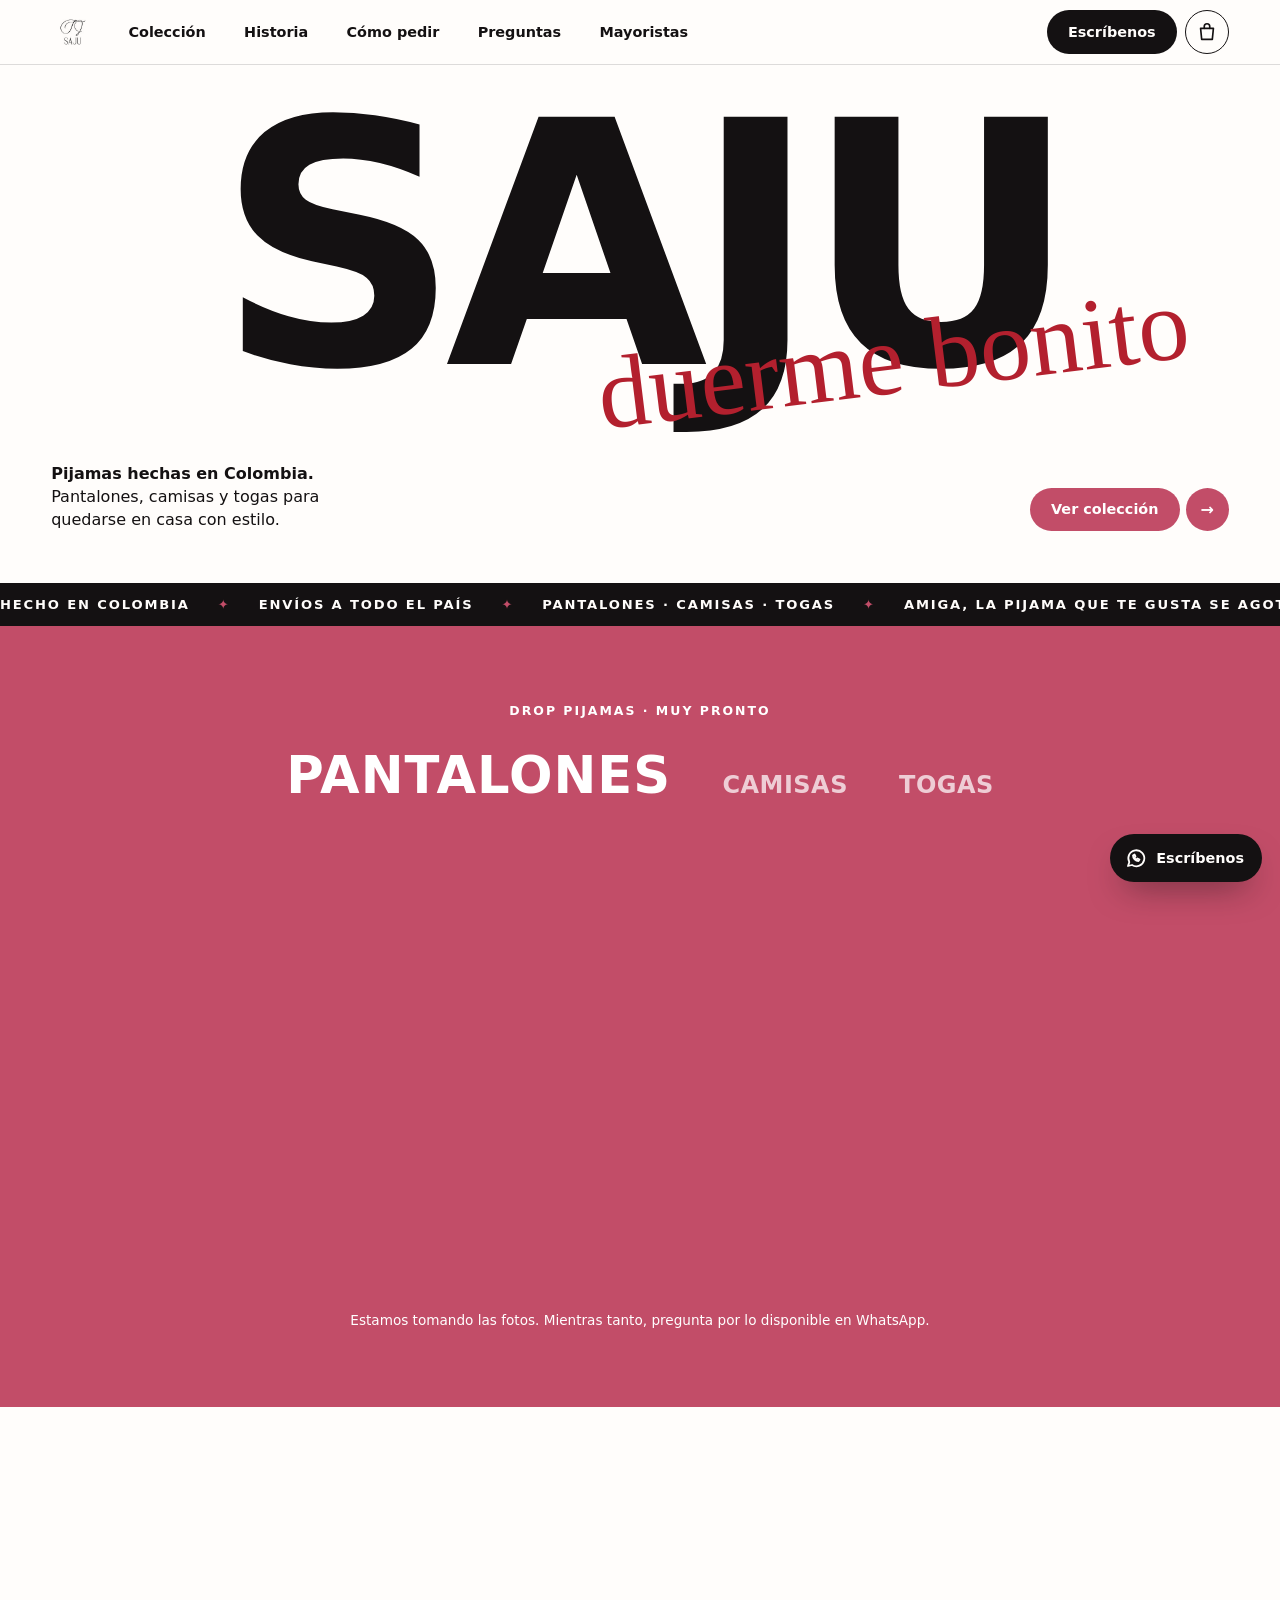
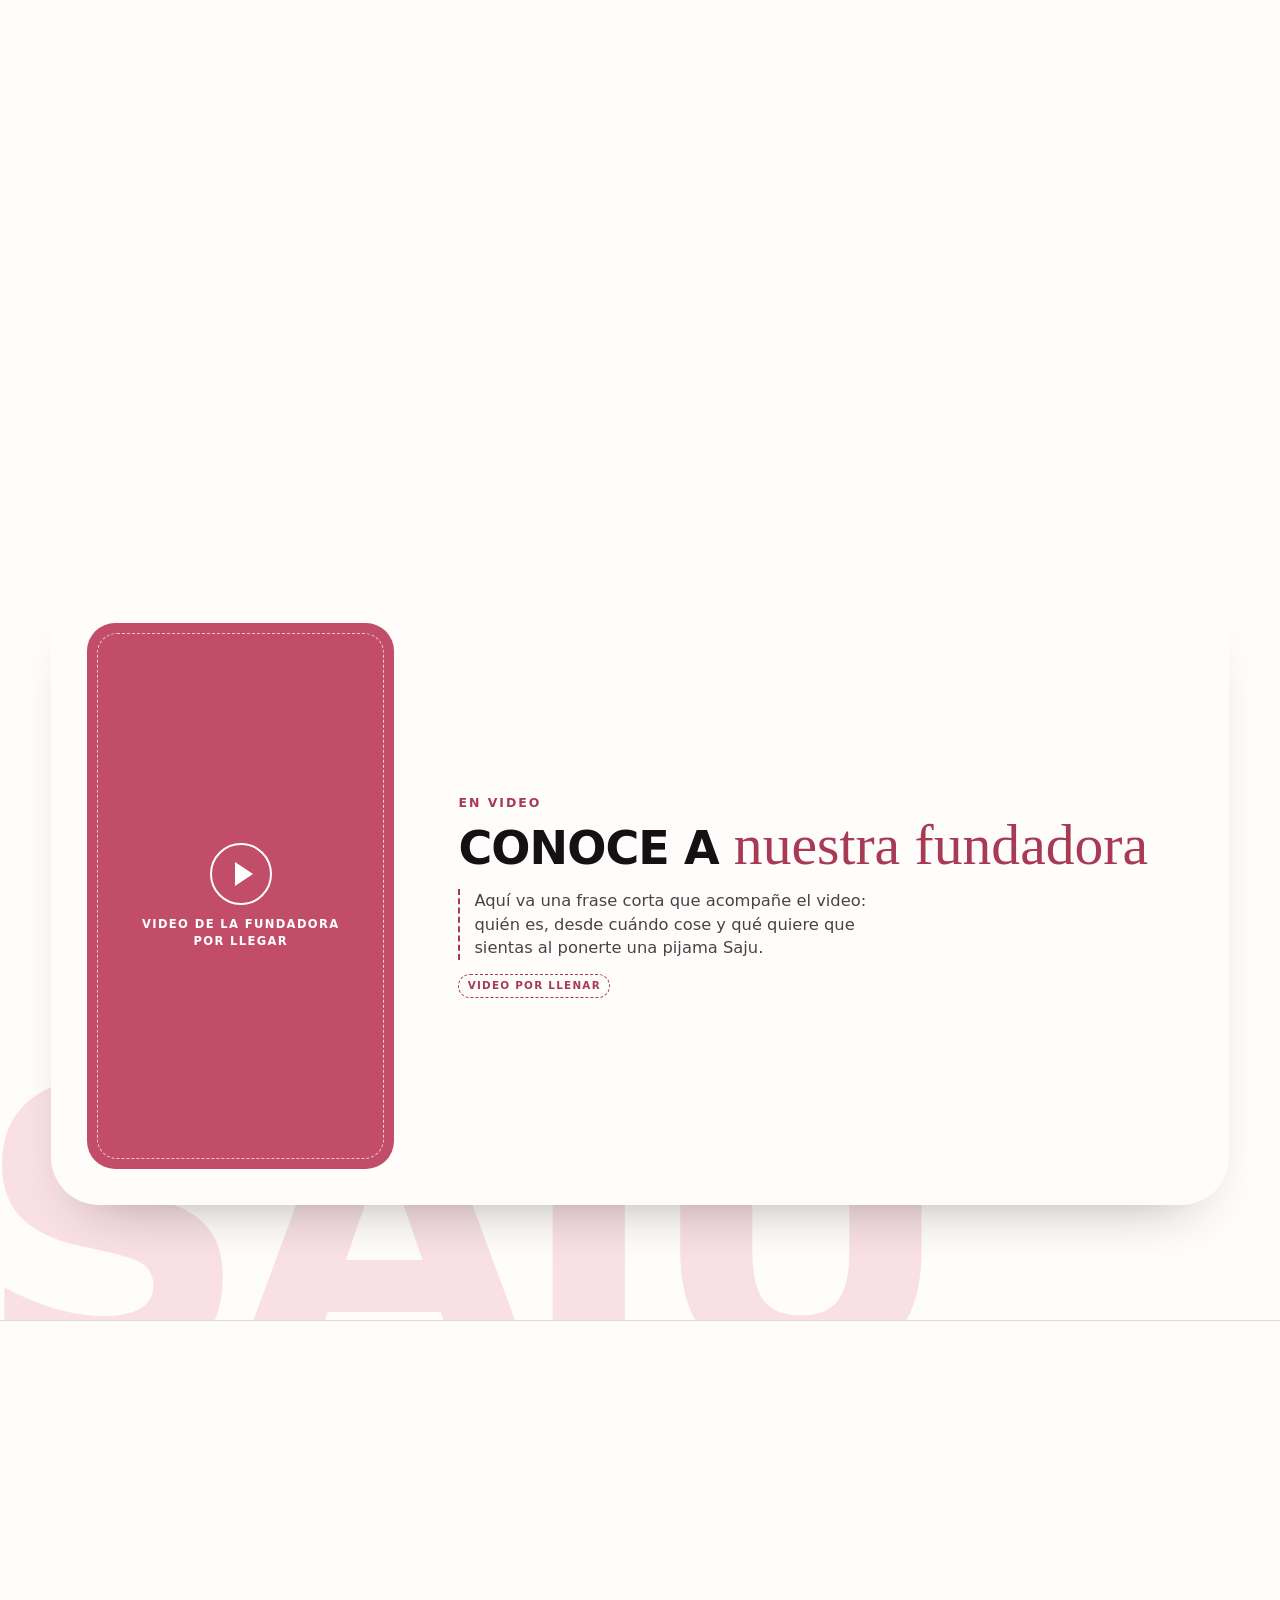
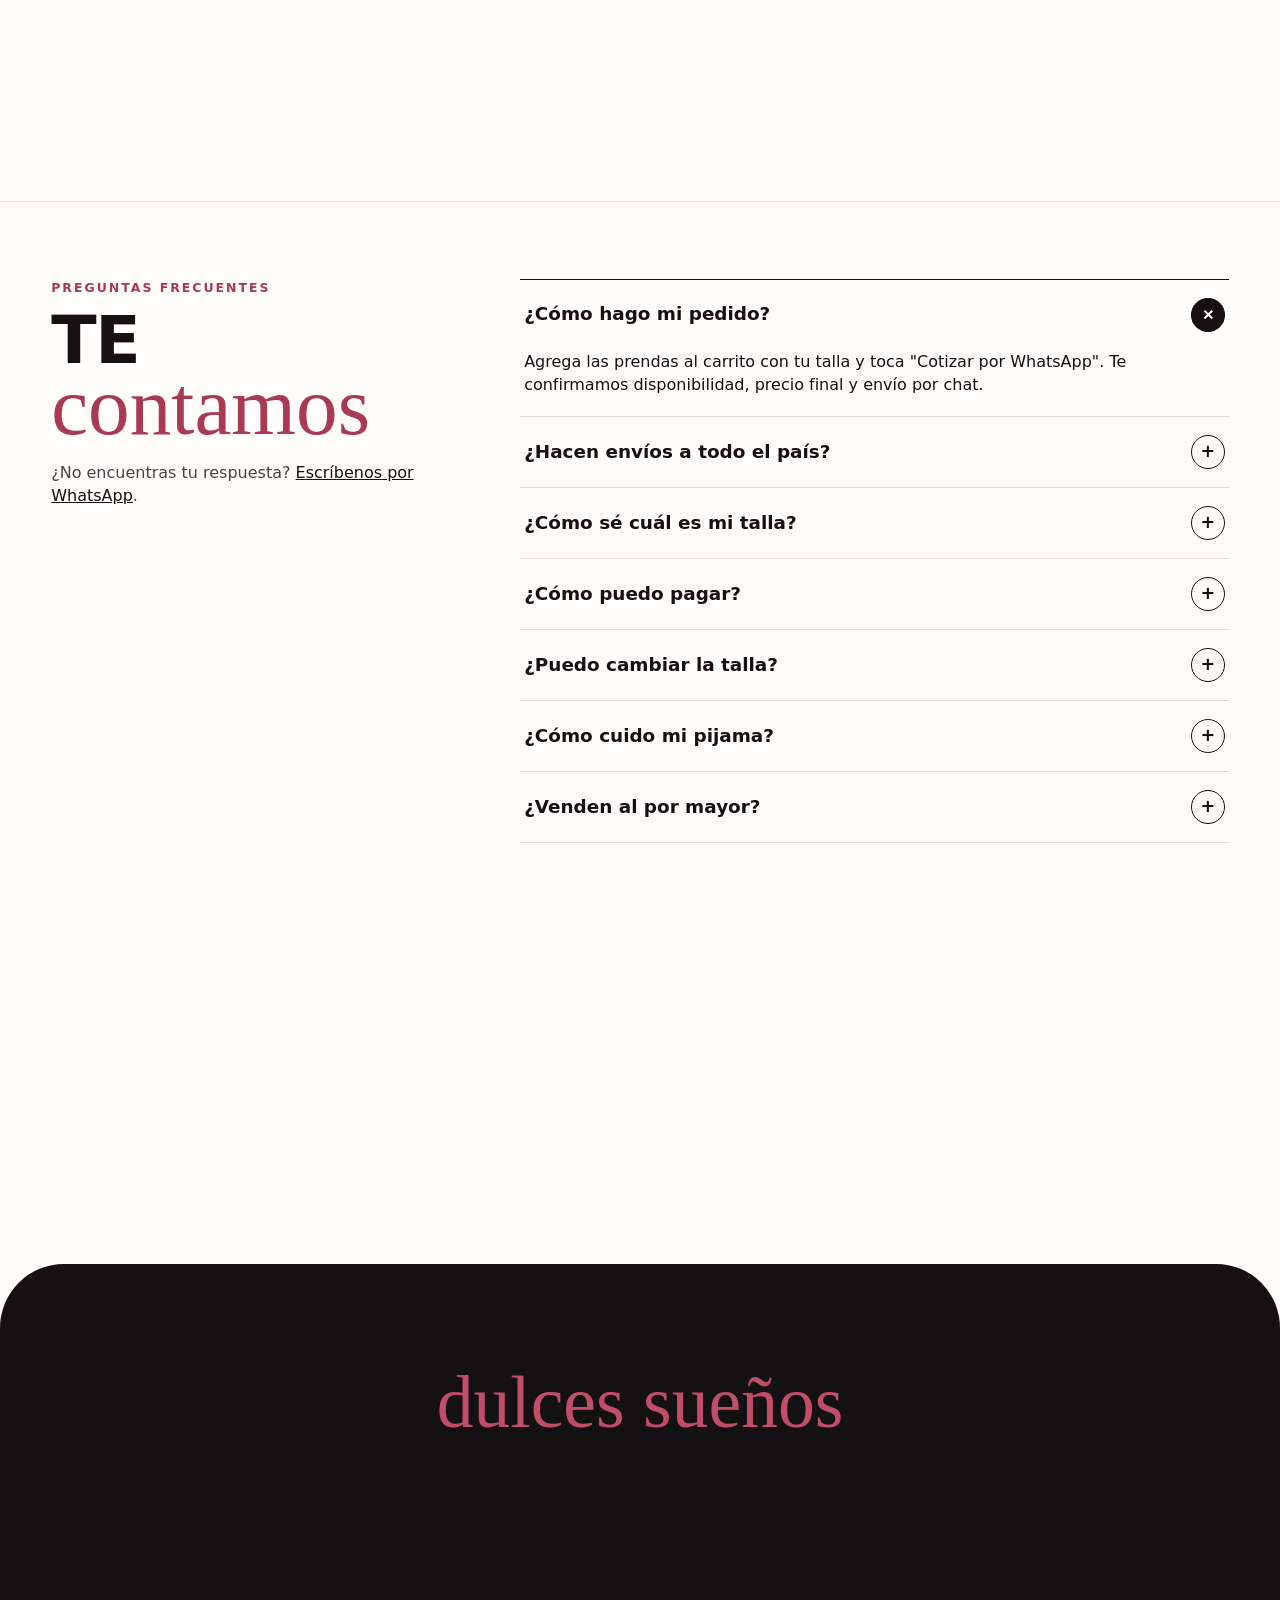
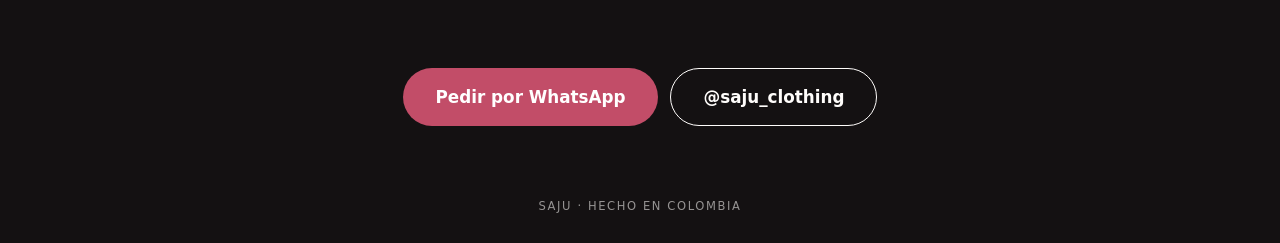
<file: index.html>
<!doctype html>
<html lang="es">
<head>
  <meta charset="utf-8">
  <meta name="viewport" content="width=device-width, initial-scale=1">
  <meta http-equiv="Content-Security-Policy" content="default-src 'none'; script-src 'self'; style-src 'self' https://fonts.googleapis.com; font-src https://fonts.gstatic.com; img-src 'self' data: https://*.supabase.co; connect-src https://*.supabase.co; media-src 'self'; base-uri 'none'; form-action 'none'; object-src 'none'">
  <meta name="referrer" content="strict-origin-when-cross-origin">
  <title>SAJU · Pijamas hechas en Colombia</title>
  <meta name="description" content="Saju Clothing: pijamas hechas en Colombia. Pantalones, camisas y togas con envíos a todo el país.">
  <link rel="icon" href="assets/logo-saju.png">
  <link rel="preconnect" href="https://fonts.googleapis.com">
  <link rel="preconnect" href="https://fonts.gstatic.com" crossorigin>
  <link href="https://fonts.googleapis.com/css2?family=Archivo:wdth,wght@62..125,400..900&family=Pinyon+Script&display=swap" rel="stylesheet">
  <link rel="stylesheet" href="styles.css">
</head>
<body>

  <header class="nav">
    <a class="nav__brand" href="#inicio" aria-label="Saju, inicio">
      <img src="assets/logo-saju.png" alt="" width="44" height="44">
    </a>
    <nav class="nav__links" id="menu" aria-label="Principal">
      <a href="#coleccion">Colección</a>
      <a href="#historia">Historia</a>
      <a href="#pedir">Cómo pedir</a>
      <a href="#preguntas">Preguntas</a>
      <a href="contacto.html">Mayoristas</a>
    </nav>
    <div class="nav__actions">
      <button class="nav__toggle" aria-label="Abrir men&uacute;" aria-expanded="false" aria-controls="menu"><span></span><span></span></button>
      <a class="btn btn--dark nav__write" href="https://wa.link/e0p7is" target="_blank" rel="noopener noreferrer">Escríbenos</a>
      <button class="cart-btn" id="abrir-carrito" aria-label="Abrir carrito">
        <svg viewBox="0 0 24 24" fill="none" stroke="currentColor" stroke-width="1.8" stroke-linecap="round" stroke-linejoin="round" aria-hidden="true"><path d="M5 8h14l-1.2 12H6.2z"/><path d="M9 8V6a3 3 0 0 1 6 0v2"/></svg>
        <span class="cart-btn__count" id="carrito-cuenta" hidden>0</span>
      </button>
    </div>
  </header>

  <!-- CARRITO -->
  <dialog class="cart" id="carrito" aria-labelledby="carrito-titulo">
    <div class="cart__head">
      <h2 id="carrito-titulo">Tu <em>pedido</em></h2>
      <button class="cart__close" id="cerrar-carrito" aria-label="Cerrar carrito">✕</button>
    </div>
    <ul class="cart__list" id="carrito-lista"></ul>
    <div class="cart__empty" id="carrito-vacio">
      <p>Tu carrito está vacío.</p>
      <a class="btn btn--rose" href="#coleccion" id="carrito-ver">Ver colección</a>
    </div>
    <div class="cart__foot" id="carrito-pie">
      <div class="cart__total"><span>Total estimado</span><strong id="carrito-total"></strong></div>
      <p class="cart__hint" id="carrito-ayuda"></p>
      <a class="btn btn--rose btn--lg" id="carrito-enviar" target="_blank" rel="noopener noreferrer">Cotizar por WhatsApp</a>
      <button class="cart__clear" id="carrito-vaciar">Vaciar carrito</button>
    </div>
    <button class="cart__clear cart__sizes-link" data-abrir-tallas>¿Dudas con la talla? Ver guía de tallas</button>
  </dialog>

  <!-- GUÍA DE TALLAS -->
  <dialog class="sheet sizes" id="tallas" aria-labelledby="tallas-titulo">
    <div class="sizes__head">
      <h2 id="tallas-titulo">Guía de <em>tallas</em></h2>
      <button class="cart__close" data-cerrar-tallas aria-label="Cerrar guía de tallas">✕</button>
    </div>
    <p class="sizes__intro">Medidas del cuerpo en centímetros. Si estás entre dos tallas, elige la más grande para dormir cómoda.</p>
    <!-- Las medidas se llenan en tienda.js (GUIA_MEDIDAS). -->
    <div class="sizes__scroll" data-tabla-tallas></div>
    <span class="tag" data-tallas-pendientes>Medidas por llenar</span>
    <div class="sizes__how">
      <h3>Cómo medirte</h3>
      <ul>
        <li><b>Busto:</b> alrededor de la parte más llena del pecho.</li>
        <li><b>Cintura:</b> alrededor de la parte más angosta de la cintura.</li>
        <li><b>Cadera:</b> alrededor de la parte más ancha de la cadera.</li>
        <li><b>Largo pantalón:</b> desde la cintura hasta el tobillo, por fuera de la pierna.</li>
      </ul>
    </div>
    <p class="sizes__help">¿Sigues con dudas? <a href="https://wa.link/e0p7is" target="_blank" rel="noopener noreferrer">Escríbenos y te ayudamos a elegir</a>.</p>
  </dialog>
  <div class="toast" id="aviso" role="status" aria-live="polite"></div>

  <main id="inicio">

    <!-- PORTADA -->
    <section class="hero">
      <div class="hero__stage">
        <h1 class="hero__word" aria-label="Saju">SAJU</h1>
        <p class="hero__script" aria-hidden="true">duerme bonito</p>
      </div>
      <div class="hero__foot">
        <p class="hero__lead"><strong>Pijamas hechas en Colombia.</strong><br>Pantalones, camisas y togas para quedarse en casa con estilo.</p>
        <div class="cta">
          <a class="btn btn--rose" href="#coleccion">Ver colección</a>
          <a class="btn-arrow" href="#coleccion" aria-hidden="true" tabindex="-1">→</a>
        </div>
      </div>
    </section>

    <div class="marquee" aria-hidden="true">
      <div class="marquee__track">
        <span>Hecho en Colombia</span><i>✦</i><span>Envíos a todo el país</span><i>✦</i><span>Pantalones · Camisas · Togas</span><i>✦</i><span>Amiga, la pijama que te gusta se agota</span><i>✦</i>
        <span>Hecho en Colombia</span><i>✦</i><span>Envíos a todo el país</span><i>✦</i><span>Pantalones · Camisas · Togas</span><i>✦</i><span>Amiga, la pijama que te gusta se agota</span><i>✦</i>
      </div>
    </div>

    <!-- COLECCIÓN -->
    <section class="collection" id="coleccion">
      <div class="collection__head">
        <p class="eyebrow">Drop pijamas · muy pronto</p>
        <div class="tabs" role="tablist" aria-label="Categorías">
          <button role="tab" class="tab" data-cat="pantalones" aria-selected="true">Pantalones</button>
          <button role="tab" class="tab" data-cat="camisas" aria-selected="false">Camisas</button>
          <button role="tab" class="tab" data-cat="togas" aria-selected="false">Togas</button>
        </div>
      </div>
      <div class="carousel">
        <button class="carousel__btn" data-dir="-1" aria-label="Anterior">←</button>
        <ul class="carousel__track" id="productos" aria-live="polite"></ul>
        <button class="carousel__btn" data-dir="1" aria-label="Siguiente">→</button>
      </div>
      <p class="collection__note">Estamos tomando las fotos. Mientras tanto, pregunta por lo disponible en WhatsApp.</p>
    </section>

    <!-- HISTORIA -->
    <section class="story" id="historia">
      <p class="story__bg" aria-hidden="true">SAJU</p>
      <div class="story__text">
        <p class="eyebrow eyebrow--dark">Nuestra historia</p>
        <h2>Hechas <em>con cariño</em>,<br>una por una.</h2>
        <!-- CAMPO POR LLENAR: historia de la fundadora -->
        <p class="draft">Aquí va la historia de quien hace cada pijama: cómo empezó a coser, por qué nació Saju y qué la hace diferente.</p>
        <span class="tag">Texto por llenar</span>
      </div>
      <div class="story__collage">
        <div class="slot slot--a" data-slot="Foto del taller"><span>Foto del taller</span></div>
        <div class="slot slot--b" data-slot="Detalle de tela"><span>Detalle de tela</span></div>
        <div class="slot slot--c" data-slot="Retrato"><span>Retrato</span></div>
        <svg class="story__star" viewBox="0 0 64 64" aria-hidden="true"><path d="M32 2l7 23 23 7-23 7-7 23-7-23-23-7 23-7z" fill="currentColor"/></svg>
      </div>

      <!-- VIDEO DE LA FUNDADORA -->
      <div class="founder">
        <!-- CAMPO POR LLENAR: video de la fundadora. Guardar el archivo en assets/
             (MP4, idealmente vertical y de menos de un minuto) y reemplazar el
             contenido de .founder__frame por:
             <video src="assets/fundadora.mp4" controls playsinline preload="metadata"></video> -->
        <div class="founder__frame slot" data-slot="Video de la fundadora">
          <svg viewBox="0 0 64 64" aria-hidden="true"><circle cx="32" cy="32" r="30" fill="none" stroke="currentColor" stroke-width="2"/><path d="M26 20l18 12-18 12z" fill="currentColor"/></svg>
          <span>Video de la fundadora<br>por llegar</span>
        </div>
        <div class="founder__text">
          <p class="eyebrow eyebrow--dark">En video</p>
          <h3>Conoce a <em>nuestra fundadora</em></h3>
          <!-- CAMPO POR LLENAR: frase que acompaña el video -->
          <p class="draft">Aquí va una frase corta que acompañe el video: quién es, desde cuándo cose y qué quiere que sientas al ponerte una pijama Saju.</p>
          <span class="tag">Video por llenar</span>
        </div>
      </div>
    </section>

    <!-- CÓMO PEDIR -->
    <section class="steps" id="pedir">
      <h2>Pedir es <em>fácil</em></h2>
      <ol class="steps__list">
        <li><b>01</b><h3>Elige tu pijama</h3><p>Mira la colección y antoja a tu amiga de paso.</p></li>
        <li><b>02</b><h3>Escríbenos</h3><p>Por WhatsApp te confirmamos talla, color y disponibilidad.</p></li>
        <li><b>03</b><h3>Recíbela en casa</h3><p>Hacemos envíos a todo el país.</p></li>
      </ol>
    </section>

    <!-- PREGUNTAS FRECUENTES -->
    <section class="faq" id="preguntas">
      <div class="faq__intro">
        <p class="eyebrow eyebrow--dark">Preguntas frecuentes</p>
        <h2>Te <em>contamos</em></h2>
        <p>¿No encuentras tu respuesta? <a href="https://wa.link/e0p7is" target="_blank" rel="noopener noreferrer">Escríbenos por WhatsApp</a>.</p>
      </div>
      <!-- CAMPOS POR LLENAR: las respuestas marcadas "Respuesta por llenar" las debe confirmar Saju. -->
      <div class="faq__list">
        <details name="faq" open>
          <summary>¿Cómo hago mi pedido?</summary>
          <p>Agrega las prendas al carrito con tu talla y toca "Cotizar por WhatsApp". Te confirmamos disponibilidad, precio final y envío por chat.</p>
        </details>
        <details name="faq">
          <summary>¿Hacen envíos a todo el país?</summary>
          <p>Sí, enviamos a toda Colombia.</p>
          <p class="draft">Tiempo de entrega y costo del envío: por definir.</p>
          <span class="tag">Respuesta por llenar</span>
        </details>
        <details name="faq">
          <summary>¿Cómo sé cuál es mi talla?</summary>
          <p>Revisa nuestra <button class="faq__link" data-abrir-tallas>guía de tallas</button> con las medidas de cada talla. Si estás entre dos, te recomendamos la más grande.</p>
        </details>
        <details name="faq">
          <summary>¿Cómo puedo pagar?</summary>
          <p class="draft">Medios de pago aceptados (transferencia, Nequi, Daviplata, contraentrega…): por definir.</p>
          <span class="tag">Respuesta por llenar</span>
        </details>
        <details name="faq">
          <summary>¿Puedo cambiar la talla?</summary>
          <p class="draft">Política de cambios: plazo, condiciones de la prenda y quién paga el envío: por definir.</p>
          <span class="tag">Respuesta por llenar</span>
        </details>
        <details name="faq">
          <summary>¿Cómo cuido mi pijama?</summary>
          <p class="draft">Instrucciones de lavado y secado según la tela: por definir.</p>
          <span class="tag">Respuesta por llenar</span>
        </details>
        <details name="faq">
          <summary>¿Venden al por mayor?</summary>
          <p>Sí. Hacemos pedidos al por mayor y personalizados para tiendas, regalos y eventos. <a href="contacto.html">Cuéntanos tu pedido aquí</a>.</p>
        </details>
      </div>
    </section>

    <!-- MAYORISTAS -->
    <section class="wholesale">
      <div>
        <p class="eyebrow eyebrow--dark">Al por mayor y personalizados</p>
        <h2>¿Tienes tienda o quieres algo <em>a tu medida</em>?</h2>
      </div>
      <div class="cta">
        <a class="btn btn--dark btn--lg" href="contacto.html">Cuéntanos tu pedido</a>
        <a class="btn-arrow btn-arrow--dark" href="contacto.html" aria-hidden="true" tabindex="-1">→</a>
      </div>
    </section>

  </main>

  <footer class="footer">
    <p class="footer__script">dulces sueños</p>
    <h2>¿Lista para estrenar?</h2>
    <div class="footer__actions">
      <a class="btn btn--rose btn--lg" href="https://wa.link/e0p7is" target="_blank" rel="noopener noreferrer">Pedir por WhatsApp</a>
      <a class="btn btn--ghost btn--lg" href="https://www.instagram.com/saju_clothing" target="_blank" rel="noopener noreferrer">@saju_clothing</a>
    </div>
    <p class="footer__small">SAJU · Hecho en Colombia</p>
  </footer>

  <a class="wa-float" href="https://wa.link/e0p7is" target="_blank" rel="noopener noreferrer" aria-label="Escríbenos por WhatsApp">
    <svg viewBox="0 0 24 24" fill="none" stroke="currentColor" stroke-width="1.8" stroke-linecap="round" stroke-linejoin="round" aria-hidden="true"><path d="M4 20l1.3-3.9A8 8 0 1 1 8 19z"/><path d="M9 9.5c0 3 2.5 5.5 5.5 5.5l1-1.5-2-1-1 1a3.5 3.5 0 0 1-2-2l1-1-1-2z"/></svg>
    <span>Escríbenos</span>
  </a>

  <script src="config.js"></script>
  <script src="tienda.js"></script>
  <script src="script.js"></script>
</body>
</html>
</file>
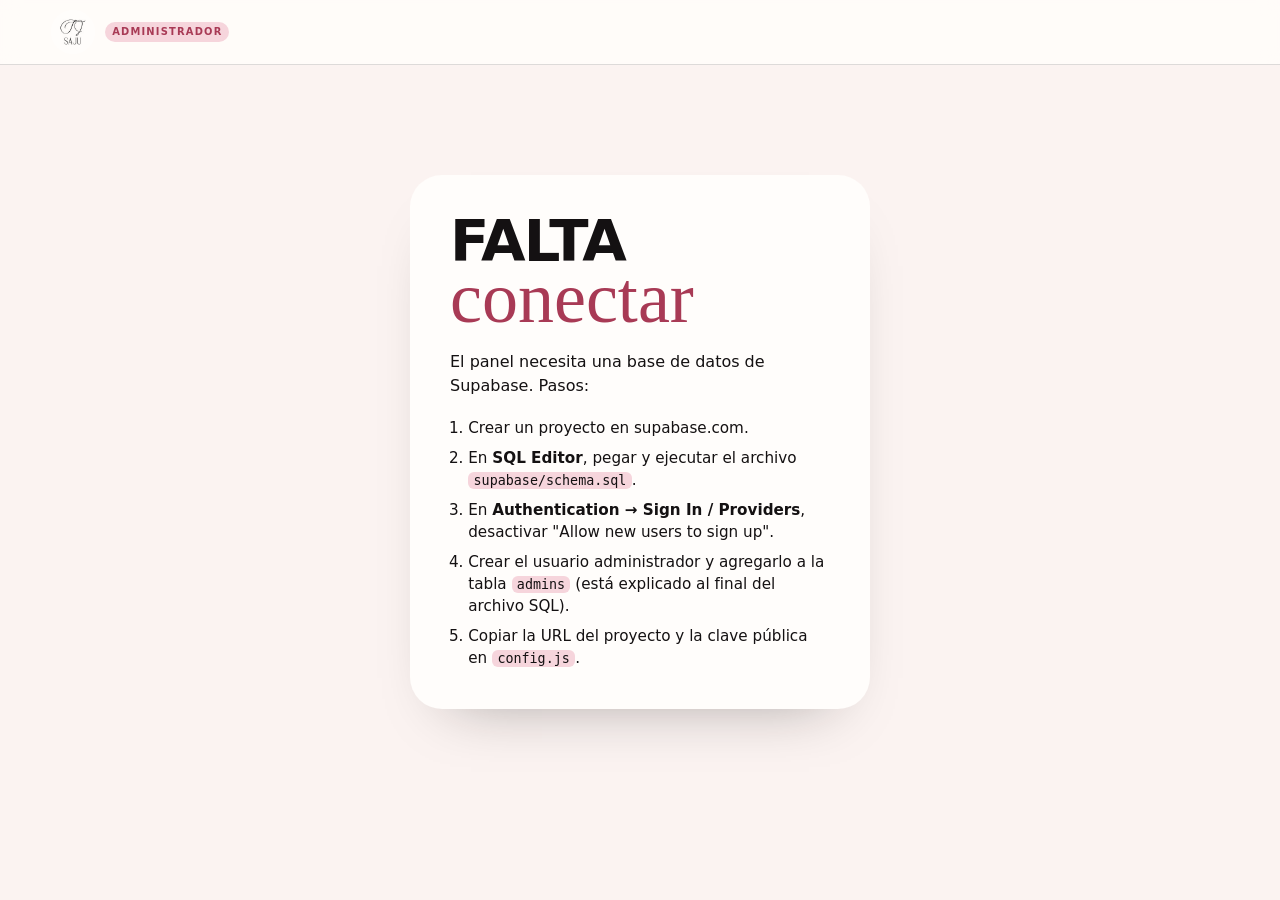
<file: admin.html>
<!doctype html>
<html lang="es">
<head>
  <meta charset="utf-8">
  <meta name="viewport" content="width=device-width, initial-scale=1">
  <meta http-equiv="Content-Security-Policy" content="default-src 'none'; script-src 'self'; style-src 'self' https://fonts.googleapis.com; font-src https://fonts.gstatic.com; img-src 'self' data: blob: https://*.supabase.co; connect-src https://*.supabase.co; base-uri 'none'; form-action 'none'; object-src 'none'">
  <meta name="referrer" content="no-referrer">
  <meta name="robots" content="noindex, nofollow">
  <title>SAJU · Administrador</title>
  <link rel="icon" href="assets/logo-saju.png">
  <link rel="preconnect" href="https://fonts.googleapis.com">
  <link rel="preconnect" href="https://fonts.gstatic.com" crossorigin>
  <link href="https://fonts.googleapis.com/css2?family=Archivo:wdth,wght@62..125,400..900&family=Pinyon+Script&display=swap" rel="stylesheet">
  <link rel="stylesheet" href="styles.css">
</head>
<body class="admin-body">

  <header class="nav">
    <a class="nav__brand" href="index.html" aria-label="Saju, ir a la tienda">
      <img src="assets/logo-saju.png" alt="" width="44" height="44">
      <span class="badge">Administrador</span>
    </a>
    <div class="nav__actions">
      <span class="admin__who" id="quien" hidden></span>
      <button class="btn btn--ghost" id="salir" hidden>Salir</button>
    </div>
  </header>

  <main class="admin">

    <!-- Falta conectar Supabase -->
    <section class="admin__card" id="vista-config" hidden>
      <h1>Falta <em>conectar</em></h1>
      <p>El panel necesita una base de datos de Supabase. Pasos:</p>
      <ol class="admin__steps">
        <li>Crear un proyecto en supabase.com.</li>
        <li>En <b>SQL Editor</b>, pegar y ejecutar el archivo <code>supabase/schema.sql</code>.</li>
        <li>En <b>Authentication → Sign In / Providers</b>, desactivar "Allow new users to sign up".</li>
        <li>Crear el usuario administrador y agregarlo a la tabla <code>admins</code> (está explicado al final del archivo SQL).</li>
        <li>Copiar la URL del proyecto y la clave pública en <code>config.js</code>.</li>
      </ol>
    </section>

    <!-- Inicio de sesión -->
    <section class="admin__card" id="vista-login" hidden>
      <h1>Hola <em>de nuevo</em></h1>
      <form class="form" id="login" novalidate>
        <div class="field">
          <label for="correo">Correo</label>
          <input id="correo" name="correo" type="email" autocomplete="username" required maxlength="120">
        </div>
        <div class="field">
          <label for="clave">Contraseña</label>
          <input id="clave" name="clave" type="password" autocomplete="current-password" required maxlength="200">
        </div>
        <p class="field__error" id="login-error" role="alert" hidden></p>
        <button class="btn btn--dark btn--lg" type="submit" id="login-boton">Entrar</button>
      </form>
    </section>

    <!-- Panel -->
    <section id="vista-panel" hidden>
      <div class="admin__head">
        <h1>Tus <em>prendas</em></h1>
        <button class="btn btn--rose btn--lg" id="nuevo">+ Agregar prenda</button>
      </div>
      <p class="field__error" id="panel-error" role="alert" hidden></p>
      <div id="lista"></div>
    </section>

  </main>

  <!-- Formulario de prenda -->
  <dialog class="sheet" id="hoja" aria-labelledby="hoja-titulo">
    <form class="form" id="prenda" novalidate>
      <h2 id="hoja-titulo">Nueva prenda</h2>
      <div class="field">
        <label for="p-categoria">Categoría</label>
        <select id="p-categoria" name="categoria">
          <option value="pantalones">Pantalones</option>
          <option value="camisas">Camisas</option>
          <option value="togas">Togas</option>
        </select>
      </div>
      <div class="field">
        <label for="p-nombre">Nombre</label>
        <input id="p-nombre" name="nombre" type="text" maxlength="80" required>
      </div>
      <div class="field">
        <label for="p-descripcion">Descripción <span class="optional">tela, corte, detalles · máximo 600 letras</span></label>
        <textarea id="p-descripcion" name="descripcion" rows="3" maxlength="600"></textarea>
      </div>
      <div class="form__row">
        <div class="field">
          <label for="p-precio">Precio en pesos <span class="optional">opcional</span></label>
          <input id="p-precio" name="precio" type="number" min="0" max="100000000" step="1" inputmode="numeric" placeholder="Ej. 65000">
        </div>
        <div class="field">
          <label for="p-orden">Posición <span class="optional">menor va primero</span></label>
          <input id="p-orden" name="orden" type="number" min="0" max="9999" step="1" inputmode="numeric" value="0">
        </div>
      </div>
      <div class="field">
        <label for="p-foto">Foto <span class="optional">JPG, PNG o WebP, máximo 5 MB</span></label>
        <div class="sheet__photo">
          <div class="sheet__preview" id="p-vista"></div>
          <input id="p-foto" name="foto" type="file" accept="image/jpeg,image/png,image/webp">
        </div>
      </div>
      <label class="check"><input type="checkbox" id="p-publicado" name="publicado" checked> <span>Visible en la tienda</span></label>
      <p class="field__error" id="prenda-error" role="alert" hidden></p>
      <div class="result__actions">
        <button class="btn btn--rose btn--lg" type="submit" id="prenda-guardar">Guardar</button>
        <button class="btn btn--ghost btn--lg" type="button" id="prenda-cancelar">Cancelar</button>
      </div>
    </form>
  </dialog>

  <!-- Confirmación de borrado -->
  <dialog class="sheet sheet--small" id="confirmar" aria-labelledby="confirmar-titulo">
    <h2 id="confirmar-titulo">¿Eliminar prenda?</h2>
    <p id="confirmar-texto"></p>
    <div class="result__actions">
      <button class="btn btn--dark btn--lg" id="confirmar-si">Sí, eliminar</button>
      <button class="btn btn--ghost btn--lg" id="confirmar-no">Cancelar</button>
    </div>
  </dialog>

  <div class="toast" id="aviso" role="status" aria-live="polite"></div>

  <script src="config.js"></script>
  <script src="admin.js"></script>
</body>
</html>
</file>
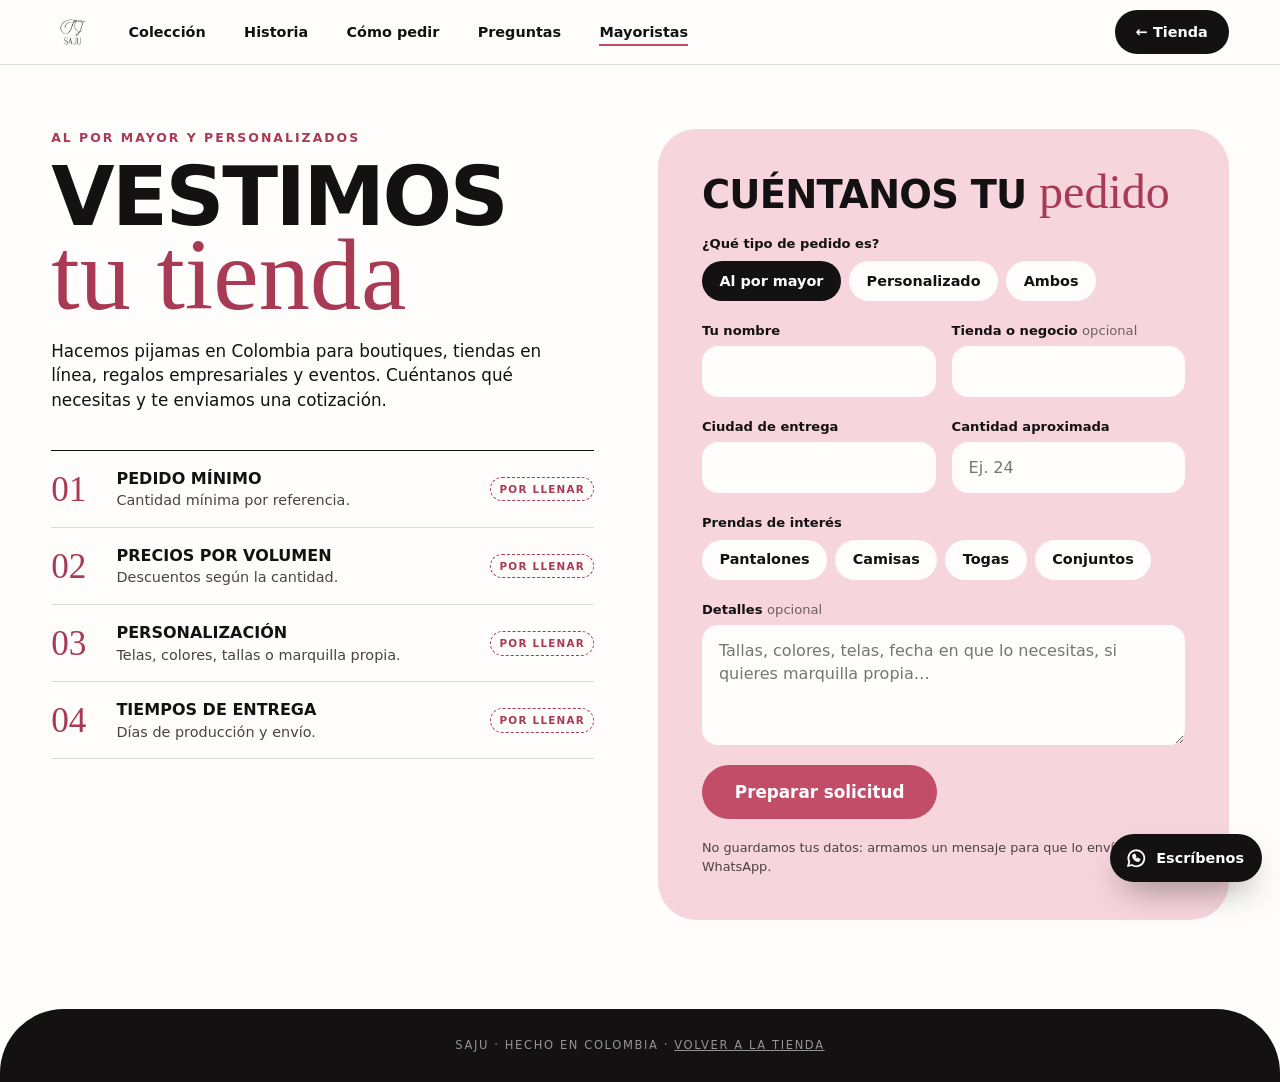
<file: contacto.html>
<!doctype html>
<html lang="es">
<head>
  <meta charset="utf-8">
  <meta name="viewport" content="width=device-width, initial-scale=1">
  <meta http-equiv="Content-Security-Policy" content="default-src 'none'; script-src 'self'; style-src 'self' https://fonts.googleapis.com; font-src https://fonts.gstatic.com; img-src 'self' data: https://*.supabase.co; connect-src https://*.supabase.co; base-uri 'none'; form-action 'none'; object-src 'none'">
  <meta name="referrer" content="strict-origin-when-cross-origin">
  <title>SAJU · Pedidos al por mayor y personalizados</title>
  <meta name="description" content="Saju Clothing como proveedor: pijamas al por mayor y pedidos personalizados, hechos en Colombia.">
  <link rel="icon" href="assets/logo-saju.png">
  <link rel="preconnect" href="https://fonts.googleapis.com">
  <link rel="preconnect" href="https://fonts.gstatic.com" crossorigin>
  <link href="https://fonts.googleapis.com/css2?family=Archivo:wdth,wght@62..125,400..900&family=Pinyon+Script&display=swap" rel="stylesheet">
  <link rel="stylesheet" href="styles.css">
</head>
<body>

  <header class="nav">
    <a class="nav__brand" href="index.html" aria-label="Saju, inicio">
      <img src="assets/logo-saju.png" alt="" width="44" height="44">
    </a>
    <nav class="nav__links" id="menu" aria-label="Principal">
      <a href="index.html#coleccion">Colección</a>
      <a href="index.html#historia">Historia</a>
      <a href="index.html#pedir">Cómo pedir</a>
      <a href="index.html#preguntas">Preguntas</a>
      <a href="contacto.html" aria-current="page">Mayoristas</a>
    </nav>
    <div class="nav__actions">
      <button class="nav__toggle" aria-label="Abrir men&uacute;" aria-expanded="false" aria-controls="menu"><span></span><span></span></button>
      <a class="btn btn--dark" href="index.html">← Tienda</a>
    </div>
  </header>

  <main class="contact">

    <section class="contact__intro">
      <p class="eyebrow eyebrow--dark">Al por mayor y personalizados</p>
      <h1>Vestimos <em>tu tienda</em></h1>
      <p class="contact__lead">Hacemos pijamas en Colombia para boutiques, tiendas en línea, regalos empresariales y eventos. Cuéntanos qué necesitas y te enviamos una cotización.</p>

      <!-- CAMPOS POR LLENAR: condiciones reales para mayoristas -->
      <ul class="terms">
        <li><b>01</b><div><h3>Pedido mínimo</h3><p class="draft">Cantidad mínima por referencia.</p></div><span class="tag">Por llenar</span></li>
        <li><b>02</b><div><h3>Precios por volumen</h3><p class="draft">Descuentos según la cantidad.</p></div><span class="tag">Por llenar</span></li>
        <li><b>03</b><div><h3>Personalización</h3><p class="draft">Telas, colores, tallas o marquilla propia.</p></div><span class="tag">Por llenar</span></li>
        <li><b>04</b><div><h3>Tiempos de entrega</h3><p class="draft">Días de producción y envío.</p></div><span class="tag">Por llenar</span></li>
      </ul>
    </section>

    <section class="contact__panel">
      <form class="form" id="solicitud" novalidate>
        <h2>Cuéntanos tu <em>pedido</em></h2>

        <fieldset class="field">
          <legend>¿Qué tipo de pedido es?</legend>
          <div class="chips">
            <label><input type="radio" name="tipo" value="Al por mayor" checked><span>Al por mayor</span></label>
            <label><input type="radio" name="tipo" value="Personalizado"><span>Personalizado</span></label>
            <label><input type="radio" name="tipo" value="Al por mayor y personalizado"><span>Ambos</span></label>
          </div>
        </fieldset>

        <div class="form__row">
          <div class="field">
            <label for="nombre">Tu nombre</label>
            <input id="nombre" name="nombre" type="text" maxlength="80" autocomplete="name" required aria-describedby="nombre-error">
            <p class="field__error" id="nombre-error" hidden>Escribe tu nombre para saber con quién hablamos.</p>
          </div>
          <div class="field">
            <label for="negocio">Tienda o negocio <span class="optional">opcional</span></label>
            <input id="negocio" name="negocio" type="text" maxlength="80" autocomplete="organization">
          </div>
        </div>

        <div class="form__row">
          <div class="field">
            <label for="ciudad">Ciudad de entrega</label>
            <input id="ciudad" name="ciudad" type="text" maxlength="60" autocomplete="address-level2" required aria-describedby="ciudad-error">
            <p class="field__error" id="ciudad-error" hidden>Dinos la ciudad para calcular el envío.</p>
          </div>
          <div class="field">
            <label for="cantidad">Cantidad aproximada</label>
            <input id="cantidad" name="cantidad" type="number" min="1" max="100000" step="1" inputmode="numeric" placeholder="Ej. 24" required aria-describedby="cantidad-error">
            <p class="field__error" id="cantidad-error" hidden>Indica cuántas prendas necesitas, aunque sea un aproximado.</p>
          </div>
        </div>

        <fieldset class="field">
          <legend>Prendas de interés</legend>
          <div class="chips">
            <label><input type="checkbox" name="prendas" value="Pantalones"><span>Pantalones</span></label>
            <label><input type="checkbox" name="prendas" value="Camisas"><span>Camisas</span></label>
            <label><input type="checkbox" name="prendas" value="Togas"><span>Togas</span></label>
            <label><input type="checkbox" name="prendas" value="Conjuntos"><span>Conjuntos</span></label>
          </div>
          <p class="field__error" id="prendas-error" hidden>Elige al menos una prenda.</p>
        </fieldset>

        <div class="field">
          <label for="detalles">Detalles <span class="optional">opcional</span></label>
          <textarea id="detalles" name="detalles" rows="4" maxlength="600" placeholder="Tallas, colores, telas, fecha en que lo necesitas, si quieres marquilla propia…"></textarea>
        </div>

        <button class="btn btn--rose btn--lg" type="submit">Preparar solicitud</button>
        <p class="form__note">No guardamos tus datos: armamos un mensaje para que lo envíes por WhatsApp.</p>
      </form>

      <div class="result" id="resultado" hidden tabindex="-1">
        <p class="footer__script">¡lista!</p>
        <h2>Tu solicitud</h2>
        <pre class="result__msg" id="resultado-texto"></pre>
        <p class="form__note" id="resultado-ayuda"></p>
        <div class="result__actions">
          <a class="btn btn--rose btn--lg" id="resultado-enviar" target="_blank" rel="noopener noreferrer">Enviar por WhatsApp</a>
          <button class="btn btn--ghost btn--lg" id="resultado-copiar" type="button">Copiar texto</button>
        </div>
        <button class="cart__clear" id="resultado-editar" type="button">Editar solicitud</button>
      </div>
    </section>

  </main>

  <footer class="footer footer--slim">
    <p class="footer__small">SAJU · Hecho en Colombia · <a href="index.html">Volver a la tienda</a></p>
  </footer>
  <div class="toast" id="aviso" role="status" aria-live="polite"></div>

  <a class="wa-float" href="https://wa.link/e0p7is" target="_blank" rel="noopener noreferrer" aria-label="Escríbenos por WhatsApp">
    <svg viewBox="0 0 24 24" fill="none" stroke="currentColor" stroke-width="1.8" stroke-linecap="round" stroke-linejoin="round" aria-hidden="true"><path d="M4 20l1.3-3.9A8 8 0 1 1 8 19z"/><path d="M9 9.5c0 3 2.5 5.5 5.5 5.5l1-1.5-2-1-1 1a3.5 3.5 0 0 1-2-2l1-1-1-2z"/></svg>
    <span>Escríbenos</span>
  </a>

  <script src="config.js"></script>
  <script src="contacto.js"></script>
</body>
</html>
</file>
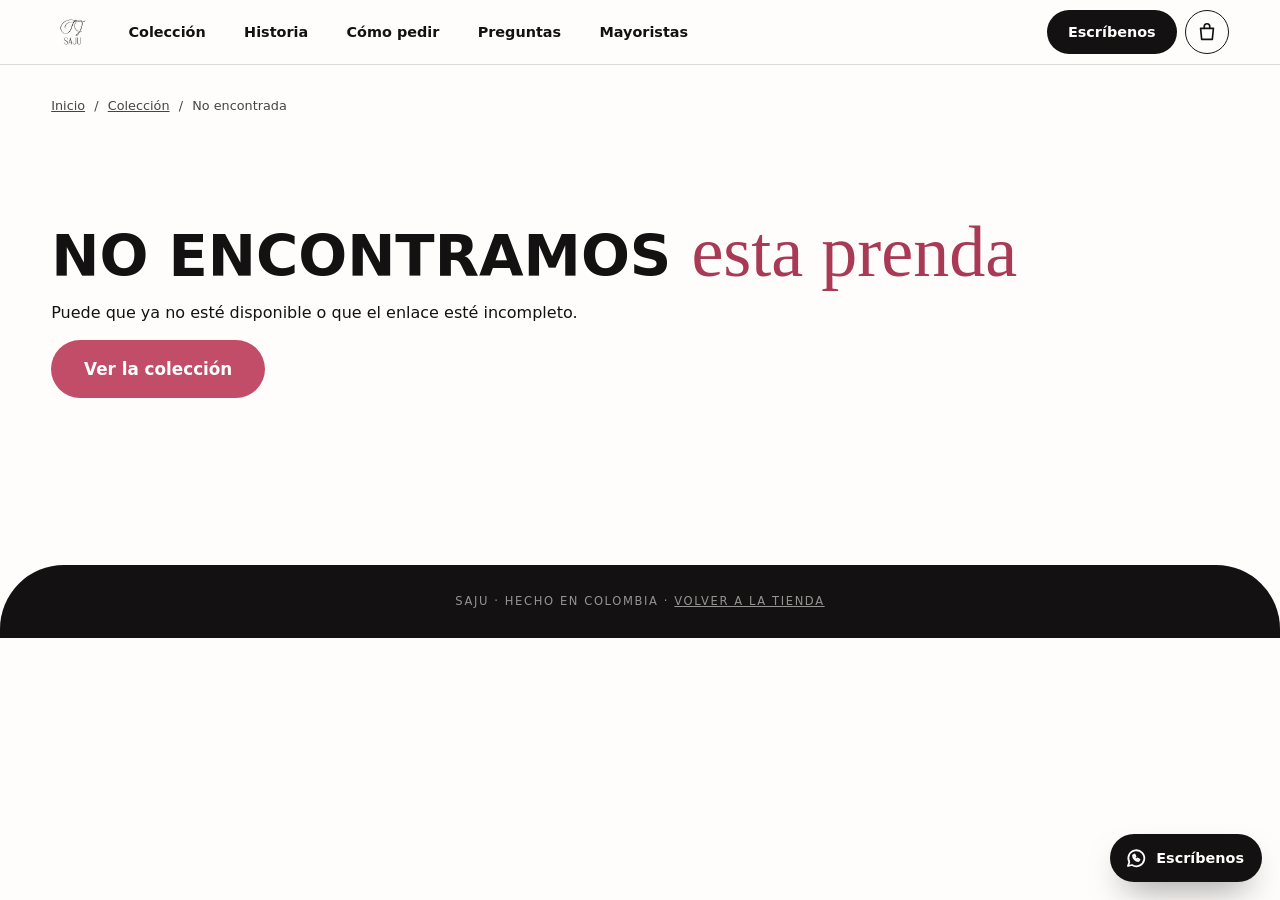
<file: producto.html>
<!doctype html>
<html lang="es">
<head>
  <meta charset="utf-8">
  <meta name="viewport" content="width=device-width, initial-scale=1">
  <meta http-equiv="Content-Security-Policy" content="default-src 'none'; script-src 'self'; style-src 'self' https://fonts.googleapis.com; font-src https://fonts.gstatic.com; img-src 'self' data: https://*.supabase.co; connect-src https://*.supabase.co; media-src 'self'; base-uri 'none'; form-action 'none'; object-src 'none'">
  <meta name="referrer" content="strict-origin-when-cross-origin">
  <title>Prenda · SAJU</title>
  <meta name="description" content="Pijamas Saju hechas en Colombia: tallas, precio y guía de medidas.">
  <link rel="icon" href="assets/logo-saju.png">
  <link rel="preconnect" href="https://fonts.googleapis.com">
  <link rel="preconnect" href="https://fonts.gstatic.com" crossorigin>
  <link href="https://fonts.googleapis.com/css2?family=Archivo:wdth,wght@62..125,400..900&family=Pinyon+Script&display=swap" rel="stylesheet">
  <link rel="stylesheet" href="styles.css">
</head>
<body>

  <header class="nav">
    <a class="nav__brand" href="index.html" aria-label="Saju, inicio">
      <img src="assets/logo-saju.png" alt="" width="44" height="44">
    </a>
    <nav class="nav__links" id="menu" aria-label="Principal">
      <a href="index.html#coleccion">Colección</a>
      <a href="index.html#historia">Historia</a>
      <a href="index.html#pedir">Cómo pedir</a>
      <a href="index.html#preguntas">Preguntas</a>
      <a href="contacto.html">Mayoristas</a>
    </nav>
    <div class="nav__actions">
      <button class="nav__toggle" aria-label="Abrir men&uacute;" aria-expanded="false" aria-controls="menu"><span></span><span></span></button>
      <a class="btn btn--dark nav__write" href="https://wa.link/e0p7is" target="_blank" rel="noopener noreferrer">Escríbenos</a>
      <button class="cart-btn" id="abrir-carrito" aria-label="Abrir carrito">
        <svg viewBox="0 0 24 24" fill="none" stroke="currentColor" stroke-width="1.8" stroke-linecap="round" stroke-linejoin="round" aria-hidden="true"><path d="M5 8h14l-1.2 12H6.2z"/><path d="M9 8V6a3 3 0 0 1 6 0v2"/></svg>
        <span class="cart-btn__count" id="carrito-cuenta" hidden>0</span>
      </button>
    </div>
  </header>

  <!-- CARRITO -->
  <dialog class="cart" id="carrito" aria-labelledby="carrito-titulo">
    <div class="cart__head">
      <h2 id="carrito-titulo">Tu <em>pedido</em></h2>
      <button class="cart__close" id="cerrar-carrito" aria-label="Cerrar carrito">✕</button>
    </div>
    <ul class="cart__list" id="carrito-lista"></ul>
    <div class="cart__empty" id="carrito-vacio">
      <p>Tu carrito está vacío.</p>
      <a class="btn btn--rose" href="index.html#coleccion" id="carrito-ver">Ver colección</a>
    </div>
    <div class="cart__foot" id="carrito-pie">
      <div class="cart__total"><span>Total estimado</span><strong id="carrito-total"></strong></div>
      <p class="cart__hint" id="carrito-ayuda"></p>
      <a class="btn btn--rose btn--lg" id="carrito-enviar" target="_blank" rel="noopener noreferrer">Cotizar por WhatsApp</a>
      <button class="cart__clear" id="carrito-vaciar">Vaciar carrito</button>
    </div>
    <a class="cart__clear cart__sizes-link" href="#guia" data-cerrar-carrito>¿Dudas con la talla? Ver guía de tallas</a>
  </dialog>
  <div class="toast" id="aviso" role="status" aria-live="polite"></div>

  <main class="pdp" id="prenda">

    <nav class="pdp__crumbs" aria-label="Ruta">
      <a href="index.html">Inicio</a> <span aria-hidden="true">/</span>
      <a href="index.html#coleccion" id="p-categoria-enlace">Colección</a> <span aria-hidden="true">/</span>
      <span id="p-ruta-nombre" aria-current="page">Prenda</span>
    </nav>

    <!-- Se muestra si el enlace apunta a una prenda que no existe -->
    <section class="pdp__missing" id="p-no-existe" hidden>
      <h1>No encontramos <em>esta prenda</em></h1>
      <p>Puede que ya no esté disponible o que el enlace esté incompleto.</p>
      <a class="btn btn--rose btn--lg" href="index.html#coleccion">Ver la colección</a>
    </section>

    <div class="pdp__main" id="p-contenido">
      <div class="pdp__media">
        <div class="pdp__photo" id="p-foto"></div>
      </div>

      <div class="pdp__info">
        <p class="eyebrow eyebrow--dark" id="p-categoria">Colección</p>
        <h1 id="p-nombre">Cargando…</h1>
        <p class="pdp__price" id="p-precio"></p>

        <div class="pdp__desc" id="p-descripcion"></div>

        <fieldset class="pdp__sizes">
          <legend>Elige tu talla <a href="#guia" class="pdp__guide-link">Guía de tallas</a></legend>
          <div class="pdp__size-list" id="p-tallas"></div>
          <p class="field__error" id="p-talla-error" role="alert" hidden>Elige una talla para agregarla al carrito.</p>
        </fieldset>

        <div class="pdp__buy">
          <div class="qty qty--lg" aria-label="Cantidad">
            <button type="button" id="p-menos" aria-label="Quitar una unidad">−</button>
            <span id="p-cantidad" aria-live="polite">1</span>
            <button type="button" id="p-mas" aria-label="Agregar una unidad">+</button>
          </div>
          <button class="btn btn--rose btn--lg pdp__add" id="p-agregar">Agregar al carrito</button>
        </div>
        <a class="pdp__ask" id="p-preguntar" target="_blank" rel="noopener noreferrer">Preguntar por esta prenda en WhatsApp</a>

        <div class="pdp__details">
          <details name="detalle" open>
            <summary>Envíos</summary>
            <p>Enviamos a toda Colombia. Te confirmamos el tiempo y el costo del envío por WhatsApp al cotizar tu pedido.</p>
          </details>
          <details name="detalle">
            <summary>Tela y cuidados</summary>
            <!-- CAMPO POR LLENAR: tela y cuidados -->
            <p class="draft">Composición de la tela e instrucciones de lavado: por definir.</p>
          </details>
        </div>
      </div>
    </div>

    <!-- GUÍA DE TALLAS (las medidas se llenan en tienda.js, GUIA_MEDIDAS) -->
    <section class="pdp__guide" id="guia" aria-labelledby="guia-titulo">
      <div class="pdp__guide-text">
        <p class="eyebrow eyebrow--dark">Encuentra tu talla</p>
        <h2 id="guia-titulo">Guía de <em>tallas</em></h2>
        <p class="sizes__intro">Medidas del cuerpo en centímetros. Si estás entre dos tallas, elige la más grande para dormir cómoda.</p>
        <div class="sizes__how">
          <h3>Cómo medirte</h3>
          <ul>
            <li><b>Busto:</b> alrededor de la parte más llena del pecho.</li>
            <li><b>Cintura:</b> alrededor de la parte más angosta de la cintura.</li>
            <li><b>Cadera:</b> alrededor de la parte más ancha de la cadera.</li>
            <li><b>Largo pantalón:</b> desde la cintura hasta el tobillo, por fuera de la pierna.</li>
          </ul>
        </div>
        <p class="sizes__help">¿Sigues con dudas? <a href="https://wa.link/e0p7is" target="_blank" rel="noopener noreferrer">Escríbenos y te ayudamos a elegir</a>.</p>
      </div>
      <div class="pdp__guide-table">
        <div class="sizes__scroll" data-tabla-tallas></div>
        <span class="tag" data-tallas-pendientes>Medidas por llenar</span>
      </div>
    </section>

    <!-- OTRAS PRENDAS -->
    <section class="pdp__more" aria-labelledby="mas-titulo">
      <h2 id="mas-titulo">También te puede <em>gustar</em></h2>
      <ul class="pdp__more-list" id="p-relacionadas"></ul>
    </section>

  </main>

  <footer class="footer footer--slim">
    <p class="footer__small">SAJU · Hecho en Colombia · <a href="index.html">Volver a la tienda</a></p>
  </footer>

  <a class="wa-float" href="https://wa.link/e0p7is" target="_blank" rel="noopener noreferrer" aria-label="Escríbenos por WhatsApp">
    <svg viewBox="0 0 24 24" fill="none" stroke="currentColor" stroke-width="1.8" stroke-linecap="round" stroke-linejoin="round" aria-hidden="true"><path d="M4 20l1.3-3.9A8 8 0 1 1 8 19z"/><path d="M9 9.5c0 3 2.5 5.5 5.5 5.5l1-1.5-2-1-1 1a3.5 3.5 0 0 1-2-2l1-1-1-2z"/></svg>
    <span>Escríbenos</span>
  </a>

  <script src="config.js"></script>
  <script src="tienda.js"></script>
  <script src="producto.js"></script>
</body>
</html>
</file>
<file: styles.css>
:root {
  --white: #fffdfb;
  --ink: #141112;
  --rose: #c24d68;
  --rose-deep: #a83a55;
  --rose-soft: #f6d5dc;
  --red: #b3202e;
  --line: rgba(20, 17, 18, .14);
  --display: "Archivo", system-ui, sans-serif;
  --script: "Pinyon Script", cursive;
  --pad: clamp(16px, 4vw, 56px);
}

* { box-sizing: border-box; margin: 0; }
[hidden] { display: none !important; }
html { scroll-behavior: smooth; }
body {
  font-family: var(--display);
  background: var(--white);
  color: var(--ink);
  line-height: 1.45;
  overflow-x: hidden;
  -webkit-font-smoothing: antialiased;
}
a { color: inherit; text-decoration: none; }
em { font-family: var(--script); font-style: normal; font-weight: 400; color: var(--rose-deep); font-size: 1.25em; line-height: .8; }
h2 { font-stretch: 115%; font-weight: 800; font-size: clamp(2rem, 5.2vw, 4.2rem); line-height: 1; letter-spacing: -.02em; text-transform: uppercase; }
h2 em { text-transform: none; letter-spacing: 0; }

/* ---------- botones ---------- */
.btn {
  display: inline-flex; align-items: center; justify-content: center;
  padding: .7em 1.4em; border-radius: 999px; border: 1.5px solid transparent;
  font-weight: 700; font-size: .9rem; white-space: nowrap; cursor: pointer;
  transition: transform .2s, background .2s, color .2s;
}
.btn:hover { transform: translateY(-2px); }
.btn--dark { background: var(--ink); color: var(--white); }
.btn--rose { background: var(--rose); color: #fff; }
.btn--rose:hover { background: var(--rose-deep); }
.btn--ghost { border-color: currentColor; }
.btn--lg { font-size: 1.05rem; padding: .95em 1.9em; }
.btn-arrow {
  display: inline-grid; place-items: center; width: 2.7em; height: 2.7em;
  border-radius: 50%; background: var(--rose); color: #fff; font-weight: 700;
  transition: transform .2s;
}
.cta { display: flex; gap: 6px; align-items: center; }
.cta:hover .btn-arrow { transform: translateX(4px); }
.badge {
  font-size: .62rem; font-weight: 800; letter-spacing: .12em; text-transform: uppercase;
  background: var(--rose-soft); color: var(--rose-deep); padding: .3em .7em; border-radius: 999px;
}
.eyebrow { font-size: .78rem; font-weight: 700; letter-spacing: .16em; text-transform: uppercase; color: #fff; }
.eyebrow--dark { color: var(--rose-deep); opacity: 1; }

/* ---------- campos por llenar ---------- */
.slot {
  display: grid; place-items: center; align-content: center; gap: 10px; text-align: center;
  border: 1.5px dashed var(--rose-deep);
  background: repeating-linear-gradient(135deg, var(--rose-soft) 0 14px, #fbe6ea 14px 28px);
  color: var(--rose-deep);
  font-size: .72rem; font-weight: 700; letter-spacing: .12em; text-transform: uppercase;
}
.slot svg { width: 34px; }
.slot img { width: 100%; height: 100%; object-fit: cover; }
.tag {
  display: inline-block; margin-top: 14px; font-size: .65rem; font-weight: 800; letter-spacing: .12em;
  text-transform: uppercase; border: 1.5px dashed var(--rose-deep); color: var(--rose-deep);
  padding: .35em .8em; border-radius: 999px;
}

/* ---------- nav ---------- */
.nav {
  position: sticky; top: 0; z-index: 20;
  display: flex; align-items: center; justify-content: flex-start; gap: clamp(16px, 2.6vw, 36px);
  padding: 10px var(--pad);
  background: rgba(255, 253, 251, .86); backdrop-filter: blur(10px);
  border-bottom: 1px solid var(--line);
}
.nav__brand { display: flex; align-items: center; gap: 10px; }
.nav__brand img { border-radius: 50%; mix-blend-mode: multiply; }
.nav__links { display: flex; gap: clamp(16px, 3vw, 40px); font-size: .9rem; font-weight: 600; }
.nav__links a { position: relative; }
.nav__links a::after { content: ""; position: absolute; left: 0; bottom: -4px; width: 100%; height: 2px; background: var(--rose); transform: scaleX(0); transform-origin: left; transition: transform .25s; }
.nav__links a:hover::after { transform: scaleX(1); }

/* ---------- portada ---------- */
.hero { padding: clamp(12px, 2vw, 28px) var(--pad) clamp(28px, 4vw, 56px); }
.hero__stage { display: grid; justify-items: center; position: relative; }
.hero__stage > * { grid-area: 1 / 1; }
.hero__word {
  align-self: start;
  font-stretch: 125%; font-weight: 900;
  font-size: 26.5vw; line-height: .8; letter-spacing: -.045em;
  margin-top: .06em; white-space: nowrap; user-select: none;
}
.hero__script {
  z-index: 3; align-self: start; justify-self: end;
  font-family: var(--script); color: var(--red);
  font-size: clamp(2.2rem, 8vw, 7.5rem); line-height: 1;
  margin: 17vw 3vw 0 0; transform: rotate(-7deg); pointer-events: none;
}
.hero__foot { display: flex; justify-content: space-between; align-items: end; gap: 24px; margin-top: clamp(28px, 4vw, 56px); position: relative; z-index: 4; }
.hero__lead { max-width: 30ch; font-size: clamp(.92rem, 1.25vw, 1.1rem); }

/* ---------- cinta ---------- */
.marquee { background: var(--ink); color: var(--white); overflow: hidden; padding: 12px 0; }
.marquee__track { display: flex; gap: 28px; width: max-content; animation: slide 26s linear infinite; font-size: .82rem; font-weight: 700; letter-spacing: .14em; text-transform: uppercase; }
.marquee__track i { color: var(--rose); font-style: normal; }
@keyframes slide { to { transform: translateX(-50%); } }

/* ---------- colección ---------- */
.collection { background: var(--rose); color: #fff; padding: clamp(40px, 6vw, 88px) 0; }
.collection__head { padding: 0 var(--pad); text-align: center; }
.tabs { display: flex; justify-content: center; align-items: baseline; flex-wrap: wrap; gap: clamp(14px, 4vw, 52px); margin-top: 14px; }
.tab {
  font: inherit; font-stretch: 115%; font-weight: 800; text-transform: uppercase; letter-spacing: .02em;
  background: none; border: 0; color: #fff; opacity: .72; cursor: pointer;
  font-size: clamp(1rem, 2.2vw, 1.5rem); transition: opacity .2s, font-size .25s; padding: 4px 0;
}
.tab:hover { opacity: .9; }
.tab[aria-selected="true"] { opacity: 1; font-size: clamp(1.5rem, 4.4vw, 3.2rem); }
.carousel { display: flex; align-items: center; gap: 8px; margin-top: clamp(24px, 4vw, 48px); padding: 0 clamp(6px, 2vw, 28px); }
.carousel__btn {
  flex: none; width: 42px; height: 42px; border-radius: 50%; border: 1.5px solid rgba(255, 255, 255, .6);
  background: transparent; color: #fff; font-size: 1.05rem; cursor: pointer; transition: background .2s, color .2s;
}
.carousel__btn:hover { background: #fff; color: var(--rose-deep); }
.carousel__track {
  flex: 1; display: flex; gap: clamp(14px, 2.4vw, 32px); list-style: none; padding: 8px 4px 16px;
  overflow-x: auto; scroll-snap-type: x mandatory; scrollbar-width: none;
}
.carousel__track::-webkit-scrollbar { display: none; }
.card { flex: 0 0 clamp(170px, 21vw, 250px); scroll-snap-align: start; animation: rise .5s both; }
.card__photo {
  position: relative; aspect-ratio: 3 / 4.2; border-radius: 999px; overflow: hidden;
  background: rgba(255, 255, 255, .22); border: 1.5px dashed rgba(255, 255, 255, .75);
  display: grid; place-items: center; color: #fff; transition: transform .3s, background .3s;
}
.card:hover .card__photo { transform: translateY(-6px) rotate(-1.5deg); background: rgba(255, 255, 255, .32); }
.card__photo svg { width: 48%; opacity: .95; }
.card__photo img { width: 100%; height: 100%; object-fit: cover; }
.card__chip { position: absolute; top: 14%; left: 50%; transform: translateX(-50%); font-size: .6rem; font-weight: 800; letter-spacing: .12em; text-transform: uppercase; background: #fff; color: var(--rose-deep); padding: .35em .8em; border-radius: 999px; white-space: nowrap; }
.card__info { display: flex; justify-content: space-between; align-items: center; gap: 8px; margin-top: 14px; padding: 0 6px; }
.card__name { font-weight: 700; font-size: .92rem; }
.card__price { font-size: .8rem; }
.card .btn { background: #fff; color: var(--ink); font-size: .72rem; padding: .55em 1em; }
.collection__note { text-align: center; font-size: .85rem; margin-top: 18px; padding: 0 var(--pad); }
.card:nth-child(2) { animation-delay: 60ms; }
.card:nth-child(3) { animation-delay: 120ms; }
.card:nth-child(4) { animation-delay: 180ms; }
.card:nth-child(n+5) { animation-delay: 240ms; }
@keyframes rise { from { opacity: 0; transform: translateY(18px); } }

/* ---------- historia ---------- */
.story {
  position: relative; overflow: hidden;
  display: grid; grid-template-columns: 1fr 1.1fr; gap: clamp(24px, 5vw, 80px); align-items: center;
  padding: clamp(56px, 9vw, 130px) var(--pad);
}
.story__bg {
  position: absolute; left: -2vw; bottom: -5vw; z-index: 0;
  font-stretch: 125%; font-weight: 900; font-size: 30vw; line-height: .8; letter-spacing: -.04em;
  color: var(--rose-soft); opacity: .7; user-select: none; pointer-events: none;
}
.story__text, .story__collage { position: relative; z-index: 1; }
.story__text h2 { margin: 12px 0 20px; }
.draft { max-width: 42ch; font-size: 1.02rem; padding-left: 14px; border-left: 2px dashed var(--rose-deep); color: #4a4245; }
.story__collage { aspect-ratio: 1 / .92; }
.story__collage .slot { position: absolute; box-shadow: 0 20px 40px -22px rgba(20, 17, 18, .45); }
.slot--a { inset: 10% 30% 6% 8%; filter: grayscale(1); transform: rotate(-3deg); }
.slot--b { inset: 0 2% 48% 52%; transform: rotate(4deg); }
.slot--c { inset: 50% 0 0 58%; filter: grayscale(1); transform: rotate(-2deg); }
.story__star { position: absolute; width: 16%; left: 0; top: 0; color: var(--red); animation: spin 14s linear infinite; }
@keyframes spin { to { transform: rotate(360deg); } }

/* ---------- video de la fundadora ---------- */
.founder {
  grid-column: 1 / -1; position: relative; z-index: 1;
  display: grid; grid-template-columns: auto minmax(0, 1fr); align-items: center; gap: clamp(24px, 5vw, 72px);
  margin-top: clamp(28px, 5vw, 64px); padding: clamp(18px, 3vw, 36px);
  background: var(--white); border-radius: clamp(28px, 4vw, 48px);
  box-shadow: 0 30px 60px -40px rgba(20, 17, 18, .45);
}
.founder__frame {
  width: clamp(200px, 24vw, 320px); aspect-ratio: 9 / 16; border-radius: 28px; overflow: hidden;
  background: var(--rose); color: #fff; border: 0; position: relative;
}
.founder__frame::after { content: ""; position: absolute; inset: 10px; border: 1.5px dashed rgba(255, 255, 255, .7); border-radius: 20px; pointer-events: none; }
.founder__frame:has(video)::after { display: none; }
.founder__frame svg { width: 64px; }
.founder__frame video { position: absolute; inset: 0; width: 100%; height: 100%; object-fit: cover; background: var(--ink); }
.founder__text h3 { font-stretch: 115%; font-weight: 800; text-transform: uppercase; font-size: clamp(1.6rem, 3.6vw, 3rem); line-height: 1; letter-spacing: -.02em; margin: 10px 0 18px; }
.founder__text h3 em { text-transform: none; letter-spacing: 0; }

/* ---------- pasos ---------- */
.steps { padding: clamp(40px, 6vw, 88px) var(--pad); border-top: 1px solid var(--line); }
.steps h2 { text-align: center; }
.steps__list { list-style: none; padding: 0; display: grid; grid-template-columns: repeat(3, 1fr); gap: clamp(14px, 2.4vw, 32px); margin-top: clamp(28px, 4vw, 56px); }
.steps__list li { border: 1.5px solid var(--ink); border-radius: 28px; padding: clamp(20px, 2.6vw, 34px); transition: background .25s, color .25s, transform .25s; }
.steps__list li:hover { background: var(--rose); color: #fff; border-color: var(--rose); transform: translateY(-6px); }
.steps__list b { font-family: var(--script); font-weight: 400; font-size: 3rem; line-height: 1; color: var(--rose-deep); }
.steps__list li:hover b { color: #fff; }
.steps__list h3 { font-stretch: 115%; font-weight: 800; text-transform: uppercase; font-size: 1.15rem; margin: 10px 0 6px; }
.steps__list p { font-size: .95rem; }

/* ---------- cierre ---------- */
.footer { background: var(--ink); color: var(--white); text-align: center; padding: clamp(56px, 8vw, 110px) var(--pad) 28px; border-radius: clamp(28px, 5vw, 64px) clamp(28px, 5vw, 64px) 0 0; }
.footer__script { font-family: var(--script); color: var(--rose); font-size: clamp(2.4rem, 6vw, 4.6rem); line-height: 1; }
.footer h2 { font-size: clamp(2.2rem, 7.5vw, 6.4rem); margin-top: 4px; }
.footer__actions { display: flex; flex-wrap: wrap; gap: 12px; justify-content: center; margin-top: 32px; }
.footer__small { margin-top: clamp(40px, 6vw, 72px); font-size: .72rem; letter-spacing: .14em; text-transform: uppercase; opacity: .55; }

/* ---------- carrito ---------- */
.nav__actions { display: flex; align-items: center; gap: 8px; margin-left: auto; }
.cart-btn {
  position: relative; width: 44px; height: 44px; border-radius: 50%;
  border: 1.5px solid var(--ink); background: transparent; color: var(--ink);
  display: grid; place-items: center; cursor: pointer; transition: background .2s, color .2s;
}
.cart-btn:hover { background: var(--ink); color: var(--white); }
.cart-btn svg { width: 22px; }
.cart-btn__count {
  position: absolute; top: -5px; right: -5px; min-width: 20px; height: 20px; padding: 0 5px;
  border-radius: 999px; background: var(--rose); color: #fff; font-size: .7rem; font-weight: 800;
  display: grid; place-items: center;
}
.cart-btn__count[hidden] { display: none; }

.card__photo { isolation: isolate; }
.card__sizes {
  position: absolute; inset: 0; z-index: 2; display: grid; align-content: center; justify-items: center; gap: 12px;
  background: rgba(168, 58, 85, .95); opacity: 0; visibility: hidden; transition: opacity .2s, visibility .2s;
  font-size: .68rem; font-weight: 800; letter-spacing: .12em; text-transform: uppercase;
}
.card.is-picking .card__sizes { opacity: 1; visibility: visible; }
.card__sizes div { display: grid; grid-template-columns: repeat(2, 1fr); gap: 8px; }
.card__sizes button {
  width: 48px; height: 48px; border-radius: 50%; border: 1.5px solid #fff; background: transparent; color: #fff;
  font: inherit; font-size: .85rem; cursor: pointer; transition: background .15s, color .15s;
}
.card__sizes button:hover, .card__sizes button:focus-visible { background: #fff; color: var(--rose-deep); }
.card__add { border: 0; }

.cart {
  position: fixed; inset: 0 0 0 auto; margin: 0; width: min(420px, 100vw); height: 100dvh; max-height: none;
  border: 0; padding: 0; background: var(--white); color: var(--ink);
  flex-direction: column; box-shadow: -30px 0 60px -30px rgba(20, 17, 18, .5);
}
.cart[open] { display: flex; animation: drawer .3s ease-out; }
.cart::backdrop { background: rgba(20, 17, 18, .5); }
@keyframes drawer { from { transform: translateX(100%); } }
.cart__head { display: flex; justify-content: space-between; align-items: center; padding: 20px 22px 14px; border-bottom: 1px solid var(--line); }
.cart__head h2 { font-size: 1.7rem; }
.cart__close { width: 40px; height: 40px; border-radius: 50%; border: 1.5px solid var(--ink); background: none; cursor: pointer; font-size: .9rem; }
.cart__close:hover { background: var(--ink); color: var(--white); }
.cart__list { list-style: none; padding: 6px 22px; flex: 1; overflow-y: auto; }
.cart__list:empty { display: none; }
.cart__empty { flex: 1; display: grid; place-content: center; justify-items: center; gap: 16px; color: #4a4245; }
.cart__empty[hidden], .cart__foot[hidden] { display: none; }
.line { display: flex; gap: 14px; align-items: center; padding: 14px 0; border-bottom: 1px solid var(--line); }
.line__photo { flex: none; width: 62px; height: 80px; border-radius: 999px; overflow: hidden; background: var(--rose-soft); color: var(--rose-deep); display: grid; place-items: center; }
.line__photo svg { width: 55%; }
.line__photo img { width: 100%; height: 100%; object-fit: cover; }
.line__body { flex: 1; min-width: 0; }
.line__name { font-weight: 800; }
.line__meta { font-size: .8rem; color: #4a4245; }
.qty { display: inline-flex; align-items: center; gap: 4px; margin-top: 8px; border: 1.5px solid var(--ink); border-radius: 999px; }
.qty button { width: 34px; height: 32px; border: 0; background: none; font-size: 1.05rem; cursor: pointer; border-radius: 999px; }
.qty button:hover { background: var(--rose-soft); }
.qty span { min-width: 22px; text-align: center; font-weight: 700; font-size: .9rem; }
.line__remove { flex: none; width: 34px; height: 34px; border-radius: 50%; border: 0; background: none; color: #4a4245; cursor: pointer; }
.line__remove:hover { background: var(--rose-soft); color: var(--red); }
.cart__foot { padding: 16px 22px 22px; border-top: 1px solid var(--line); display: grid; gap: 10px; }
.cart__total { display: flex; justify-content: space-between; align-items: baseline; font-size: .9rem; }
.cart__total strong { font-size: 1.3rem; font-stretch: 115%; }
.cart__hint { font-size: .78rem; color: #4a4245; }
.cart__clear { border: 0; background: none; font: inherit; font-size: .8rem; text-decoration: underline; color: #4a4245; cursor: pointer; padding: 6px; }

.toast {
  position: fixed; left: 50%; bottom: 22px; z-index: 30; transform: translate(-50%, 20px);
  background: var(--ink); color: var(--white); padding: .75em 1.3em; border-radius: 999px;
  font-size: .85rem; font-weight: 600; opacity: 0; pointer-events: none; transition: opacity .25s, transform .25s;
  max-width: calc(100vw - 32px); text-align: center;
}
.toast.is-on { opacity: 1; transform: translate(-50%, 0); }

/* ---------- mayoristas (franja en la portada) ---------- */
.wholesale {
  display: flex; justify-content: space-between; align-items: center; flex-wrap: wrap; gap: 24px;
  margin: 0 var(--pad) clamp(40px, 6vw, 88px); padding: clamp(24px, 4vw, 56px);
  background: var(--rose-soft); border-radius: clamp(24px, 4vw, 48px);
}
.wholesale h2 { font-size: clamp(1.5rem, 3.4vw, 2.8rem); margin-top: 10px; max-width: 18ch; }
.btn-arrow--dark { background: var(--ink); }
.nav__links a[aria-current="page"]::after { transform: scaleX(1); }

/* ---------- página de contacto ---------- */
.contact {
  display: grid; grid-template-columns: 1fr 1.05fr; gap: clamp(28px, 5vw, 80px); align-items: start;
  padding: clamp(28px, 5vw, 72px) var(--pad) clamp(48px, 7vw, 96px);
}
.contact h1 { font-stretch: 125%; font-weight: 900; text-transform: uppercase; font-size: clamp(2.4rem, 6.4vw, 5.6rem); line-height: .92; letter-spacing: -.03em; margin: 12px 0 20px; }
.contact h1 em { text-transform: none; letter-spacing: 0; }
.contact__lead { max-width: 46ch; font-size: 1.05rem; }
.terms { list-style: none; padding: 0; margin-top: clamp(24px, 3vw, 40px); border-top: 1.5px solid var(--ink); }
.terms li { display: flex; align-items: center; gap: 16px; padding: 16px 0; border-bottom: 1px solid var(--line); }
.terms b { font-family: var(--script); font-weight: 400; font-size: 2.2rem; line-height: 1; color: var(--rose-deep); width: 1.4em; flex: none; }
.terms div { flex: 1; }
.terms h3 { font-stretch: 115%; font-weight: 800; text-transform: uppercase; font-size: 1rem; }
.terms .draft { border: 0; padding: 0; font-size: .9rem; }
.terms .tag { margin: 0; flex: none; }

.contact__panel { background: var(--rose-soft); border-radius: clamp(24px, 3vw, 40px); padding: clamp(20px, 3.4vw, 44px); }
.form { display: grid; gap: 20px; }
.form[hidden], .result[hidden] { display: none; }
.form h2, .result h2 { font-size: clamp(1.6rem, 3vw, 2.4rem); }
.form__row { display: grid; grid-template-columns: 1fr 1fr; gap: 16px; }
.field { border: 0; padding: 0; min-width: 0; display: grid; gap: 6px; align-content: start; }
.field label, .field legend { font-size: .82rem; font-weight: 700; padding: 0; }
.field legend { margin-bottom: 8px; }
.optional { font-weight: 400; color: #6b5f63; }
.field input[type="text"], .field input[type="number"], .field textarea {
  width: 100%; font: inherit; font-size: 1rem; color: var(--ink);
  background: var(--white); border: 1.5px solid transparent; border-radius: 16px; padding: .8em 1em;
  transition: border-color .2s;
}
.field textarea { resize: vertical; min-height: 6em; }
.field input:focus-visible, .field textarea:focus-visible { outline: none; border-color: var(--ink); }
.field [aria-invalid="true"] { border-color: var(--red); }
.field__error { font-size: .8rem; font-weight: 600; color: var(--red); }
.chips { display: flex; flex-wrap: wrap; gap: 8px; }
.chips label { cursor: pointer; }
.chips input { position: absolute; opacity: 0; pointer-events: none; }
.chips span { display: inline-block; padding: .6em 1.15em; border-radius: 999px; background: var(--white); border: 1.5px solid transparent; font-weight: 600; font-size: .9rem; transition: background .15s, color .15s; }
.chips label:hover span { border-color: var(--ink); }
.chips input:checked + span { background: var(--ink); color: var(--white); }
.chips input:focus-visible + span { outline: 2px solid var(--rose-deep); outline-offset: 2px; }
.form__note { font-size: .8rem; color: #4a4245; }
.form .btn, .result .btn { justify-self: start; border-width: 1.5px; font-family: inherit; }
.result { display: grid; gap: 14px; outline: none; }
.result .footer__script { color: var(--rose-deep); }
.result__msg { font: inherit; font-size: .92rem; white-space: pre-wrap; overflow-wrap: anywhere; background: var(--white); border-radius: 18px; padding: 18px; }
.result__actions { display: flex; flex-wrap: wrap; gap: 10px; }
.result .cart__clear { justify-self: start; }
.footer--slim { padding-top: 28px; }
.footer--slim .footer__small { margin-top: 0; }
.footer--slim a { text-decoration: underline; }

/* ---------- foco visible (teclado) ---------- */
:focus-visible { outline: 2.5px solid var(--ink); outline-offset: 3px; border-radius: 4px; }
.btn:focus-visible, .cart-btn:focus-visible, .btn-arrow:focus-visible, .carousel__btn:focus-visible { border-radius: 999px; }
.collection :focus-visible, .footer :focus-visible, .marquee :focus-visible { outline-color: #fff; }

/* ---------- tarjetas con foto real ---------- */
.card--foto .card__photo { border: 0; background: var(--rose-deep); }

/* ---------- menú en celular ---------- */
.nav__toggle {
  display: none; width: 44px; height: 44px; border-radius: 50%; border: 1.5px solid var(--ink);
  background: transparent; cursor: pointer; align-content: center; justify-items: center; gap: 6px;
}
.nav__toggle span { display: block; width: 18px; height: 2px; background: var(--ink); transition: transform .2s; }
.nav__toggle[aria-expanded="true"] span:first-child { transform: translateY(4px) rotate(45deg); }
.nav__toggle[aria-expanded="true"] span:last-child { transform: translateY(-4px) rotate(-45deg); }

/* ---------- panel de administrador ---------- */
.admin-body { background: #fbf3f1; min-height: 100dvh; }
.admin { max-width: 880px; margin: 0 auto; padding: clamp(24px, 5vw, 56px) var(--pad) 80px; }
.admin h1 { font-stretch: 125%; font-weight: 900; text-transform: uppercase; font-size: clamp(2rem, 6vw, 3.6rem); line-height: .95; letter-spacing: -.03em; }
.admin h1 em { text-transform: none; letter-spacing: 0; }
.admin__card { max-width: 460px; margin: clamp(16px, 6vh, 64px) auto 0; background: var(--white); border-radius: 32px; padding: clamp(22px, 4vw, 40px); display: grid; gap: 20px; box-shadow: 0 30px 60px -40px rgba(20, 17, 18, .4); }
.admin__card[hidden], #vista-panel[hidden] { display: none; }
.admin__card .field input { background: #fbf3f1; }
.admin__steps { padding-left: 1.2em; display: grid; gap: 8px; font-size: .95rem; }
.admin code { background: var(--rose-soft); padding: .1em .4em; border-radius: 6px; font-size: .88em; }
.admin__who { font-size: .8rem; color: #4a4245; max-width: 40vw; overflow: hidden; text-overflow: ellipsis; white-space: nowrap; }
.admin__head { display: flex; justify-content: space-between; align-items: end; flex-wrap: wrap; gap: 16px; margin-bottom: 20px; }
.group { margin-top: 28px; }
.group h2 { font-size: 1.15rem; display: flex; align-items: center; gap: 10px; }
.group h2 span { font-size: .75rem; background: var(--ink); color: var(--white); border-radius: 999px; padding: .15em .7em; letter-spacing: 0; }
.group ul { list-style: none; padding: 0; margin-top: 10px; display: grid; gap: 8px; }
.row { display: flex; align-items: center; gap: 14px; background: var(--white); border-radius: 20px; padding: 10px 14px 10px 10px; }
.row--off { opacity: .62; }
.row--empty { color: #4a4245; font-size: .9rem; padding: 16px; border: 1.5px dashed var(--line); background: transparent; }
.row__photo { flex: none; width: 56px; height: 72px; border-radius: 999px; overflow: hidden; background: var(--rose-soft); color: var(--rose-deep); display: grid; place-items: center; font-size: .55rem; font-weight: 700; text-transform: uppercase; text-align: center; }
.row__photo img, .sheet__preview img { width: 100%; height: 100%; object-fit: cover; }
.row__body { flex: 1; min-width: 0; }
.row__name { font-weight: 800; overflow: hidden; text-overflow: ellipsis; white-space: nowrap; }
.row__meta { font-size: .8rem; color: #4a4245; }
.row__actions { display: flex; flex-wrap: wrap; gap: 6px; justify-content: flex-end; }
.row__actions .btn { font-size: .78rem; padding: .5em 1em; background: transparent; font-family: inherit; }
.row__actions .btn:hover { background: var(--ink); color: var(--white); }
.btn:disabled { opacity: .5; cursor: wait; transform: none; }
.admin .btn, .sheet .btn, .nav .btn { font-family: inherit; }

.sheet { margin: auto; width: min(520px, calc(100vw - 24px)); max-height: calc(100dvh - 24px); overflow-y: auto; border: 0; border-radius: 32px; padding: clamp(20px, 4vw, 36px); background: var(--rose-soft); color: var(--ink); }
.sheet::backdrop { background: rgba(20, 17, 18, .55); }
.sheet--small { width: min(420px, calc(100vw - 24px)); background: var(--white); }
.sheet--small[open] { display: grid; gap: 14px; }
.sheet h2 { font-size: 1.6rem; }
.field select { width: 100%; font: inherit; font-size: 1rem; color: var(--ink); background: var(--white); border: 1.5px solid transparent; border-radius: 16px; padding: .8em 1em; }
.field input[type="email"], .field input[type="password"] { width: 100%; font: inherit; font-size: 1rem; color: var(--ink); border: 1.5px solid transparent; border-radius: 16px; padding: .8em 1em; }
.field input[type="email"]:focus-visible, .field input[type="password"]:focus-visible, .field select:focus-visible { outline: none; border-color: var(--ink); }
.sheet__photo { display: flex; align-items: center; gap: 14px; }
.sheet__preview { flex: none; width: 72px; height: 94px; border-radius: 999px; overflow: hidden; background: var(--white); display: grid; place-items: center; font-size: .6rem; font-weight: 700; text-transform: uppercase; color: var(--rose-deep); text-align: center; }
.sheet__photo input { min-width: 0; font: inherit; font-size: .85rem; }
.check { display: flex; align-items: center; gap: 10px; font-weight: 600; font-size: .92rem; cursor: pointer; }
.check input { width: 20px; height: 20px; accent-color: var(--ink); }

/* ---------- guía de tallas ---------- */
.card__guide {
  border: 0; background: none; color: #fff; font: inherit; font-size: .62rem; font-weight: 800;
  letter-spacing: .12em; text-transform: uppercase; text-decoration: underline; cursor: pointer; padding: 4px;
}
.cart__sizes-link { margin: 0 22px 16px; justify-self: center; }
.sizes { width: min(620px, calc(100vw - 24px)); background: var(--white); }
.sizes[open] { display: grid; gap: 16px; }
.sizes__head { display: flex; justify-content: space-between; align-items: center; gap: 12px; }
.sizes__intro, .sizes__help { font-size: .92rem; color: #4a4245; }
.sizes__help a { text-decoration: underline; color: var(--ink); }
.sizes__scroll { overflow-x: auto; border-radius: 18px; border: 1px solid var(--line); }
.sizes__table { width: 100%; border-collapse: collapse; font-size: .9rem; text-align: center; min-width: 420px; }
.sizes__table th, .sizes__table td { padding: 12px 10px; border-bottom: 1px solid var(--line); }
.sizes__table thead th { background: var(--rose-soft); font-size: .7rem; font-weight: 800; letter-spacing: .1em; text-transform: uppercase; }
.sizes__table tbody th { font-stretch: 115%; font-weight: 900; font-size: 1rem; }
.sizes__table tbody tr:last-child > * { border-bottom: 0; }
.sizes .tag { margin: 0; justify-self: start; }
.sizes__how h3 { font-stretch: 115%; font-weight: 800; text-transform: uppercase; font-size: .95rem; margin-bottom: 8px; }
.sizes__how ul { padding-left: 1.1em; display: grid; gap: 6px; font-size: .9rem; }

/* ---------- preguntas frecuentes ---------- */
.faq {
  display: grid; grid-template-columns: minmax(0, .8fr) minmax(0, 1.4fr); gap: clamp(24px, 5vw, 80px); align-items: start;
  padding: clamp(40px, 6vw, 88px) var(--pad); border-top: 1px solid var(--line);
}
.faq__intro h2 { margin: 10px 0 16px; }
.faq__intro p:last-child { color: #4a4245; }
.faq__intro a { text-decoration: underline; color: var(--ink); }
.faq__list { border-top: 1.5px solid var(--ink); }
.faq details { border-bottom: 1px solid var(--line); }
.faq summary {
  list-style: none; cursor: pointer; display: flex; justify-content: space-between; align-items: center; gap: 16px;
  padding: 18px 4px; font-stretch: 112%; font-weight: 800; font-size: clamp(1rem, 1.5vw, 1.15rem);
}
.faq summary::-webkit-details-marker { display: none; }
.faq summary::after {
  content: "+"; flex: none; width: 32px; height: 32px; border-radius: 50%; border: 1.5px solid var(--ink);
  display: grid; place-items: center; font-weight: 600; font-size: 1.1rem; transition: transform .25s, background .2s, color .2s;
}
.faq details[open] summary::after { transform: rotate(45deg); background: var(--ink); color: var(--white); }
.faq summary:hover { color: var(--rose-deep); }
.faq details > p, .faq details > .tag { margin: 0 4px 12px; }
.faq details > p:not(.draft) { max-width: 60ch; }
.faq details > :last-child { margin-bottom: 20px; }
.faq details a { text-decoration: underline; }
.faq__link { border: 0; background: none; padding: 0; font: inherit; color: inherit; text-decoration: underline; cursor: pointer; }

/* ---------- botón flotante de WhatsApp ---------- */
.wa-float {
  position: fixed; right: 18px; bottom: 18px; z-index: 25;
  display: inline-flex; align-items: center; gap: 8px;
  padding: 12px 18px 12px 14px; border-radius: 999px;
  background: var(--ink); color: var(--white); font-weight: 700; font-size: .9rem;
  box-shadow: 0 16px 34px -14px rgba(20, 17, 18, .6); transition: transform .2s, background .2s;
}
.wa-float svg { width: 24px; height: 24px; }
.wa-float:hover { transform: translateY(-3px); background: var(--rose-deep); }
.wa-float:focus-visible { outline-color: var(--rose-deep); border-radius: 999px; }

/* ---------- enlaces a la página de cada prenda ---------- */
.card__link { position: absolute; inset: 0; display: grid; place-items: center; color: inherit; }
.card__link svg { width: 48%; opacity: .95; }
.card__link img { width: 100%; height: 100%; object-fit: cover; }
.card__name { display: block; }
.card__name:hover, .line__name:hover { text-decoration: underline; }
.line__name { display: block; font-weight: 800; }
.line__photo { color: var(--rose-deep); }

/* ---------- página de una prenda ---------- */
.pdp { padding: clamp(16px, 3vw, 32px) var(--pad) clamp(48px, 7vw, 96px); }
.pdp__crumbs { font-size: .8rem; color: #4a4245; margin-bottom: clamp(16px, 3vw, 32px); }
.pdp__crumbs a { text-decoration: underline; }
.pdp__crumbs span[aria-hidden] { margin: 0 .4em; }
.pdp__main { display: grid; grid-template-columns: minmax(0, 1fr) minmax(0, 1fr); gap: clamp(24px, 5vw, 80px); align-items: start; }
.pdp__main[hidden], .pdp__guide[hidden], .pdp__more[hidden] { display: none; }
.pdp__media { position: sticky; top: 90px; }
.pdp__photo {
  position: relative; aspect-ratio: 3 / 4; max-height: 78vh; margin: 0 auto;
  border-radius: 999px 999px 32px 32px; overflow: hidden;
  background: var(--rose); color: #fff; display: grid; place-items: center;
}
.pdp__photo::after { content: ""; position: absolute; inset: 12px; border: 1.5px dashed rgba(255, 255, 255, .7); border-radius: inherit; pointer-events: none; }
.pdp__photo--real::after { display: none; }
.pdp__photo > svg { width: 42%; }
.pdp__photo img { position: absolute; inset: 0; width: 100%; height: 100%; object-fit: cover; }
.pdp__soon {
  position: absolute; top: 16%; left: 50%; transform: translateX(-50%); white-space: nowrap;
  font-size: .66rem; font-weight: 800; letter-spacing: .12em; text-transform: uppercase;
  background: #fff; color: var(--rose-deep); padding: .4em .9em; border-radius: 999px;
}
.pdp__info { display: grid; gap: 18px; padding-top: 8px; }
.pdp__info h1 { font-stretch: 125%; font-weight: 900; text-transform: uppercase; font-size: clamp(2rem, 4.6vw, 3.8rem); line-height: .95; letter-spacing: -.03em; }
.pdp__price { font-size: 1.25rem; font-weight: 700; }
.pdp__desc { display: grid; gap: 10px; justify-items: start; }
.pdp__desc .tag { margin: 0; }
.pdp__sizes { border: 0; padding: 0; margin: 0; display: grid; gap: 10px; min-width: 0; }
.pdp__sizes legend { display: flex; justify-content: space-between; align-items: baseline; width: 100%; gap: 12px; font-weight: 800; font-size: .9rem; padding: 0; margin-bottom: 10px; }
.pdp__guide-link { font-weight: 600; font-size: .85rem; text-decoration: underline; color: var(--rose-deep); }
.pdp__size-list { display: flex; flex-wrap: wrap; gap: 8px; }
.pdp__size {
  min-width: 56px; height: 56px; padding: 0 14px; border-radius: 999px;
  border: 1.5px solid var(--ink); background: transparent; color: var(--ink);
  font: inherit; font-weight: 800; font-size: 1rem; cursor: pointer; transition: background .15s, color .15s;
}
.pdp__size:hover { background: var(--rose-soft); }
.pdp__size[aria-pressed="true"] { background: var(--ink); color: var(--white); }
.pdp__buy { display: flex; flex-wrap: wrap; gap: 12px; align-items: center; }
.qty--lg { margin-top: 0; }
.qty--lg button { width: 44px; height: 50px; font-size: 1.2rem; }
.qty--lg span { min-width: 28px; font-size: 1rem; }
.pdp__add { flex: 1; min-width: 200px; border: 0; font-family: inherit; }
.pdp__ask { justify-self: start; font-size: .9rem; font-weight: 600; text-decoration: underline; }
.pdp__details { border-top: 1.5px solid var(--ink); margin-top: 6px; }
.pdp__details details { border-bottom: 1px solid var(--line); }
.pdp__details summary {
  list-style: none; cursor: pointer; display: flex; justify-content: space-between; align-items: center;
  padding: 16px 2px; font-weight: 800; text-transform: uppercase; font-size: .85rem; letter-spacing: .06em;
}
.pdp__details summary::-webkit-details-marker { display: none; }
.pdp__details summary::after { content: "+"; font-size: 1.2rem; transition: transform .2s; }
.pdp__details details[open] summary::after { transform: rotate(45deg); }
.pdp__details details > p { margin: 0 2px 16px; font-size: .95rem; }

.pdp__guide {
  display: grid; grid-template-columns: minmax(0, .9fr) minmax(0, 1.1fr); gap: clamp(24px, 5vw, 72px); align-items: start;
  margin-top: clamp(48px, 8vw, 110px); padding: clamp(22px, 4vw, 48px);
  background: var(--rose-soft); border-radius: clamp(28px, 4vw, 48px); scroll-margin-top: 90px;
}
.pdp__guide h2 { margin: 10px 0 14px; }
.pdp__guide-text { display: grid; gap: 14px; }
.pdp__guide-table { display: grid; gap: 12px; justify-items: start; }
.pdp__guide-table .sizes__scroll { width: 100%; background: var(--white); }
.pdp__guide-table .tag { margin: 0; }

.pdp__more { margin-top: clamp(48px, 8vw, 110px); }
.pdp__more h2 { font-size: clamp(1.6rem, 3.4vw, 2.6rem); margin-bottom: clamp(18px, 3vw, 32px); }
.pdp__more-list { list-style: none; padding: 0; display: grid; grid-template-columns: repeat(4, minmax(0, 1fr)); gap: clamp(12px, 2vw, 24px); }
.mini { display: grid; gap: 6px; }
.mini__photo {
  aspect-ratio: 3 / 4; border-radius: 999px; overflow: hidden; display: grid; place-items: center;
  background: var(--rose-soft); color: var(--rose-deep); transition: transform .3s;
}
.mini__photo svg { width: 42%; }
.mini__photo img { width: 100%; height: 100%; object-fit: cover; }
.mini:hover .mini__photo { transform: translateY(-4px); }
.mini__name { font-weight: 800; font-size: .92rem; margin-top: 6px; }
.mini__price { font-size: .82rem; color: #4a4245; }
.pdp__missing { display: grid; gap: 16px; justify-items: start; padding: clamp(24px, 6vw, 80px) 0; }
.pdp__missing[hidden] { display: none; }
.pdp__missing h1 { font-stretch: 125%; font-weight: 900; text-transform: uppercase; font-size: clamp(2rem, 5vw, 3.6rem); line-height: .95; }
.pdp__missing h1 em { text-transform: none; }

/* ---------- aparición ---------- */
.reveal { opacity: 0; transform: translateY(26px); transition: opacity .7s, transform .7s; }
.reveal.is-in { opacity: 1; transform: none; }

/* ---------- celular ---------- */
@media (max-width: 760px) {
  .nav__toggle { display: grid; }
  .nav__links {
    display: none; position: absolute; top: 100%; left: 0; right: 0; flex-direction: column; gap: 0;
    background: var(--white); border-bottom: 1px solid var(--line); padding: 6px var(--pad) 14px;
    box-shadow: 0 24px 40px -28px rgba(20, 17, 18, .5);
  }
  .nav__links.is-open { display: flex; }
  .nav__links a { padding: 14px 0; border-bottom: 1px solid var(--line); font-size: 1.05rem; }
  .nav__links a::after { display: none; }
  .nav__write { display: none; }
  .row { flex-wrap: wrap; }
  .row__actions { width: 100%; justify-content: flex-start; }
  .nav__write { padding: .6em 1.1em; }
  .hero__script { margin: 21vw 0 0 0; font-size: 12vw; }
  .hero__foot { flex-direction: column; align-items: flex-start; margin-top: 24px; }
  .tabs { gap: 14px; flex-wrap: nowrap; }
  .tab { font-size: .85rem; }
  .tab[aria-selected="true"] { font-size: 1.3rem; }
  .carousel__btn { display: none; }
  .carousel { padding: 0 0 0 var(--pad); }
  .card { flex-basis: 58vw; }
  .story { grid-template-columns: 1fr; }
  .faq { grid-template-columns: 1fr; }
  .pdp__main, .pdp__guide { grid-template-columns: 1fr; }
  .pdp__media { position: static; }
  .pdp__photo { width: min(78vw, 360px); }
  .pdp__more-list { grid-template-columns: repeat(2, minmax(0, 1fr)); }
  .pdp__add { min-width: 0; }
  .wa-float { padding: 14px; right: 14px; bottom: 14px; }
  .wa-float span { display: none; }
  .footer { padding-bottom: 84px; }
  .sizes__table { min-width: 0; font-size: .82rem; }
  .sizes__table th, .sizes__table td { padding: 10px 5px; }
  .sizes__table thead th { font-size: .58rem; letter-spacing: .04em; }
  .founder { grid-template-columns: 1fr; justify-items: center; text-align: center; }
  .founder__frame { width: min(70vw, 300px); }
  .founder .draft { border-left: 0; padding-left: 0; }
  .steps__list { grid-template-columns: 1fr; }
  .contact, .form__row { grid-template-columns: 1fr; }
  .terms li { gap: 10px; }
  .terms div { min-width: 0; }
  .terms h3 { font-size: .85rem; overflow-wrap: anywhere; }
  .terms b { font-size: 1.8rem; }
}

@media (prefers-reduced-motion: reduce) {
  *, *::before, *::after { animation: none !important; transition: none !important; }
  html { scroll-behavior: auto; }
  .reveal { opacity: 1; transform: none; }
}
</file>
